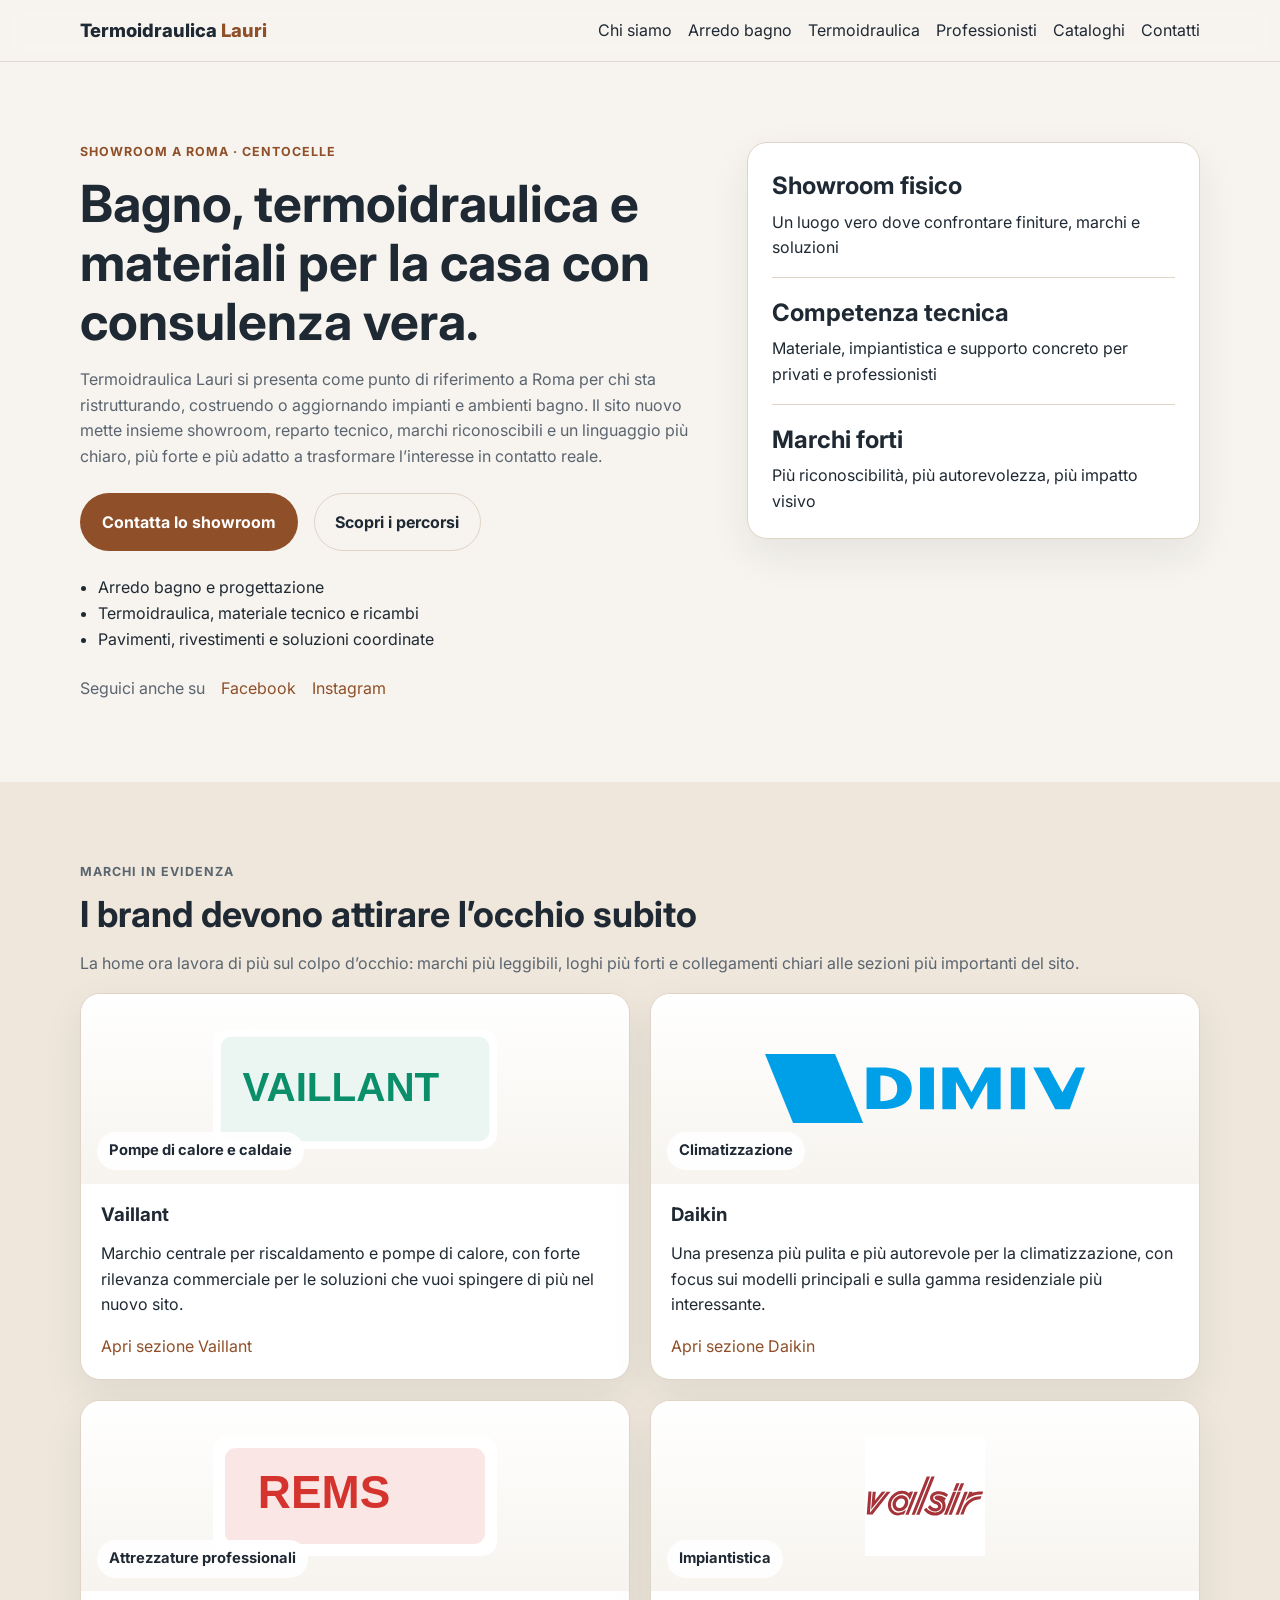
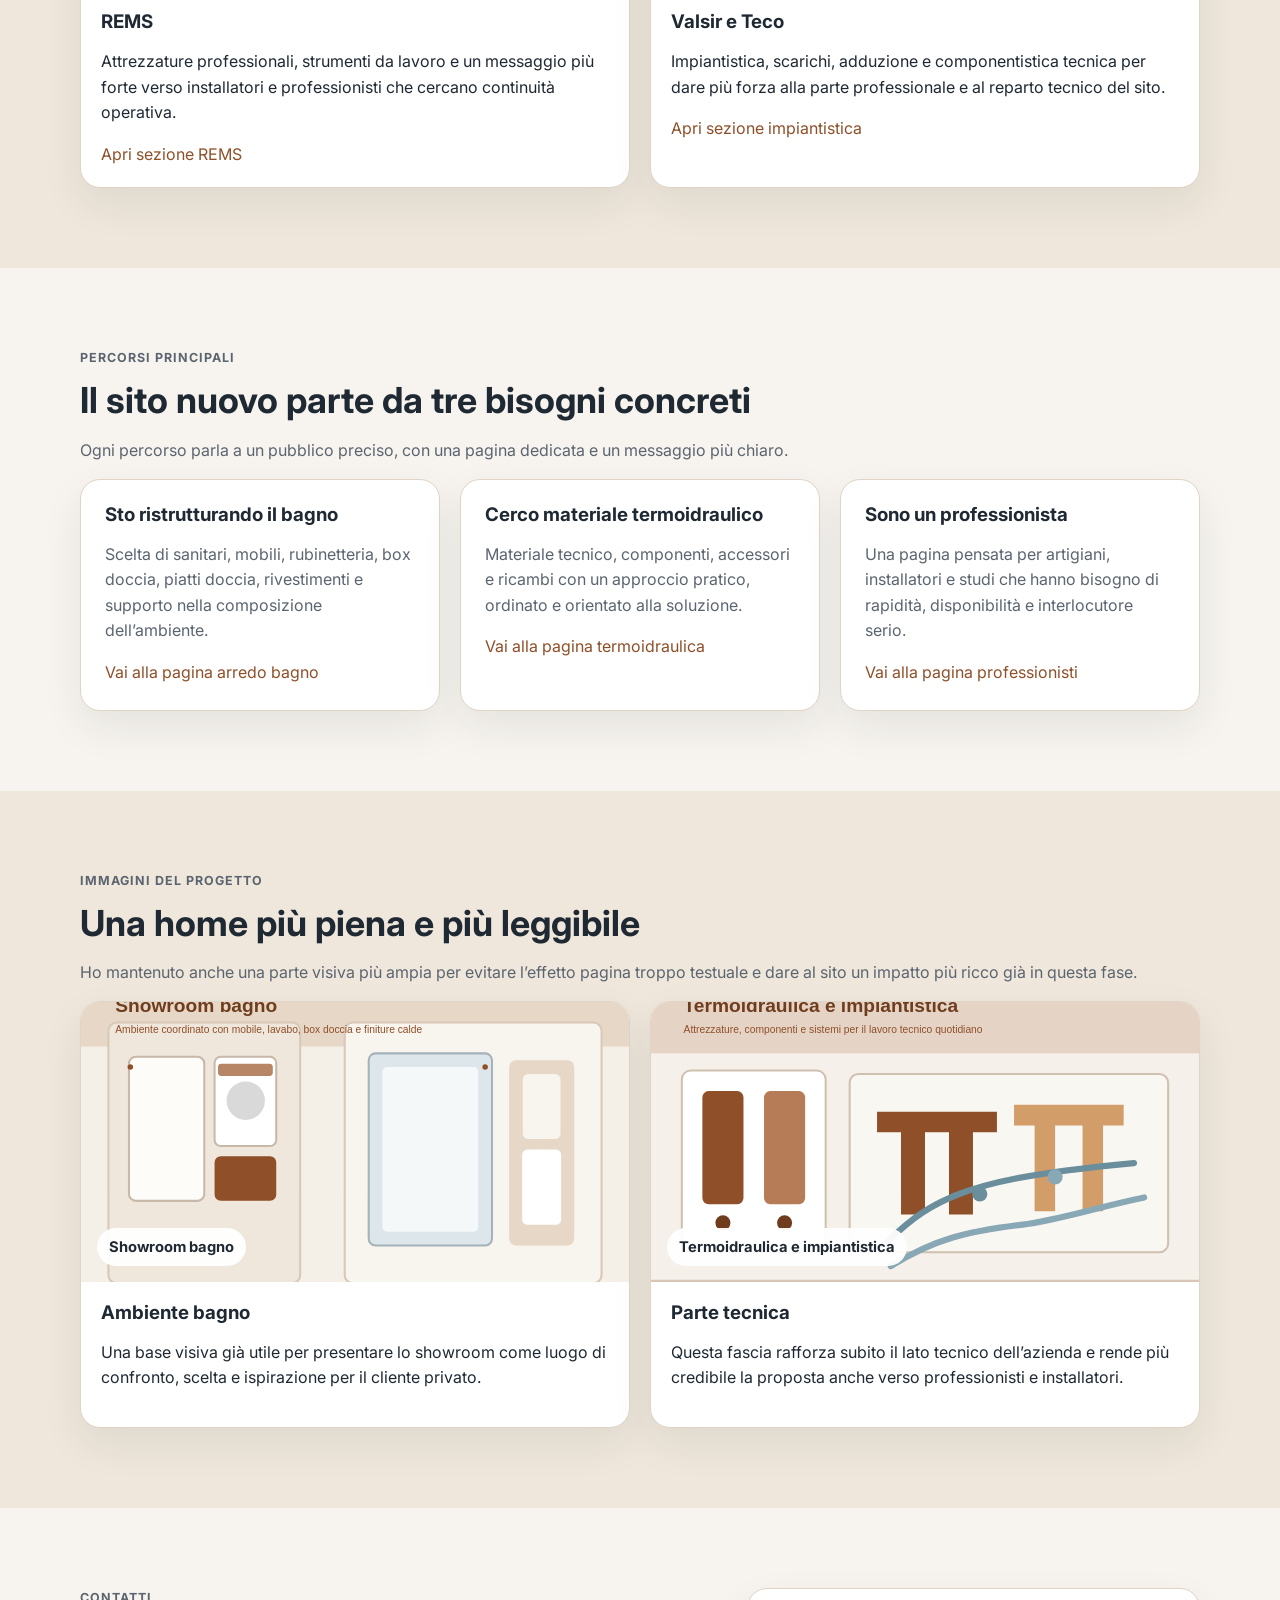
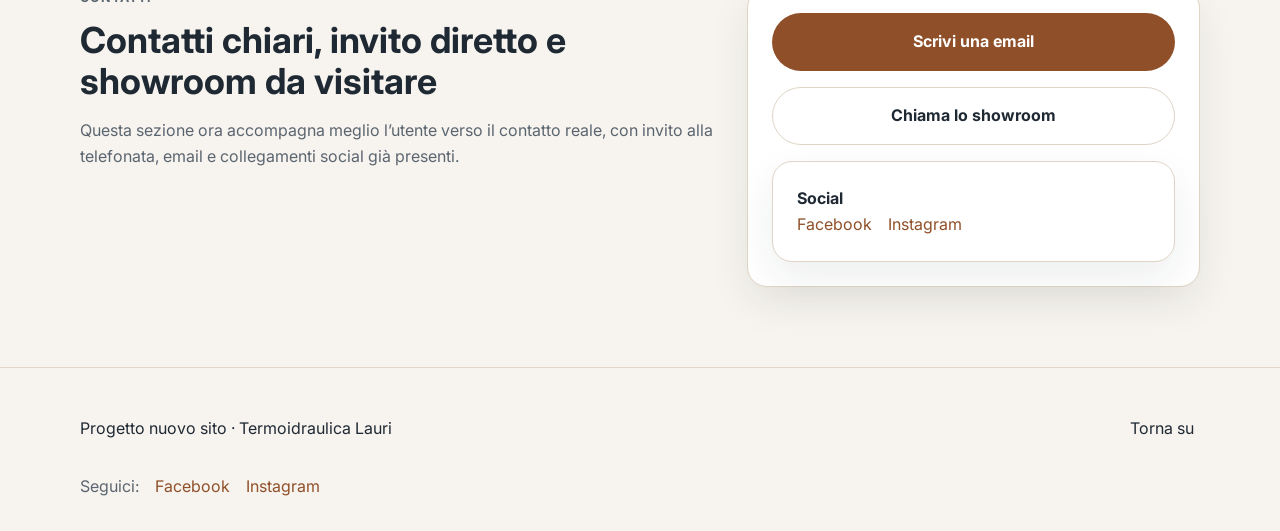
<file: index.html>
<!DOCTYPE html>
<html lang="it">
<head>
  <meta charset="UTF-8" />
  <meta name="viewport" content="width=device-width, initial-scale=1.0" />
  <title>Termoidraulica Lauri | Arredo bagno, termoidraulica e showroom a Roma</title>
  <meta name="description" content="Showroom a Roma per arredo bagno, termoidraulica, pavimenti e rivestimenti. Consulenza, progettazione e assistenza per privati e professionisti." />
  <link rel="preconnect" href="https://fonts.googleapis.com">
  <link rel="preconnect" href="https://fonts.gstatic.com" crossorigin>
  <link href="https://fonts.googleapis.com/css2?family=Inter:wght@400;500;600;700;800&display=swap" rel="stylesheet">
  <link rel="stylesheet" href="styles.css" />
</head>
<body>
  <header class="site-header">
    <div class="container header-inner">
      <a href="index.html" class="logo">Termoidraulica <span>Lauri</span></a>
      <nav class="main-nav">
        <a href="chi-siamo.html">Chi siamo</a>
        <a href="arredo-bagno.html">Arredo bagno</a>
        <a href="termoidraulica.html">Termoidraulica</a>
        <a href="professionisti.html">Professionisti</a>
        <a href="cataloghi-documenti.html">Cataloghi</a>
        <a href="contatti.html">Contatti</a>
      </nav>
      <a class="btn btn-outline" href="contatti.html">Richiedi preventivo</a>
    </div>
  </header>

  <main>
    <section class="hero">
      <div class="container hero-grid">
        <div>
          <p class="eyebrow">Showroom a Roma · Centocelle</p>
          <h1>Bagno, termoidraulica e materiali per la casa con consulenza vera.</h1>
          <p class="hero-text">
            Termoidraulica Lauri si presenta come punto di riferimento a Roma per chi sta ristrutturando, costruendo o aggiornando impianti e ambienti bagno. Il sito nuovo mette insieme showroom, reparto tecnico, marchi riconoscibili e un linguaggio più chiaro, più forte e più adatto a trasformare l’interesse in contatto reale.
          </p>
          <div class="hero-actions">
            <a class="btn btn-primary" href="contatti.html">Contatta lo showroom</a>
            <a class="btn btn-secondary" href="#percorsi">Scopri i percorsi</a>
          </div>
          <ul class="hero-points">
            <li>Arredo bagno e progettazione</li>
            <li>Termoidraulica, materiale tecnico e ricambi</li>
            <li>Pavimenti, rivestimenti e soluzioni coordinate</li>
          </ul>
          <div class="social-inline">
            <span>Seguici anche su</span>
            <a href="https://www.facebook.com/termoidraulicalauri/" target="_blank" rel="noopener noreferrer">Facebook</a>
            <a href="https://www.instagram.com/termoidraulica.lauri?igsh=eTVkcmFqdTVhcHlj" target="_blank" rel="noopener noreferrer">Instagram</a>
          </div>
        </div>
        <div class="hero-card">
          <div class="stat">
            <strong>Showroom fisico</strong>
            <span>Un luogo vero dove confrontare finiture, marchi e soluzioni</span>
          </div>
          <div class="stat">
            <strong>Competenza tecnica</strong>
            <span>Materiale, impiantistica e supporto concreto per privati e professionisti</span>
          </div>
          <div class="stat">
            <strong>Marchi forti</strong>
            <span>Più riconoscibilità, più autorevolezza, più impatto visivo</span>
          </div>
        </div>
      </div>
    </section>

    <section class="section section-alt">
      <div class="container">
        <div class="section-heading">
          <p class="eyebrow">Marchi in evidenza</p>
          <h2>I brand devono attirare l’occhio subito</h2>
          <p>La home ora lavora di più sul colpo d’occhio: marchi più leggibili, loghi più forti e collegamenti chiari alle sezioni più importanti del sito.</p>
        </div>
        <div class="visual-grid two-cols">
          <article class="visual-tile">
            <div class="visual-photo logo-panel">
              <img src="assets/logo-vaillant.svg" alt="Logo Vaillant" />
              <strong>Pompe di calore e caldaie</strong>
            </div>
            <div class="visual-content">
              <h3>Vaillant</h3>
              <p>Marchio centrale per riscaldamento e pompe di calore, con forte rilevanza commerciale per le soluzioni che vuoi spingere di più nel nuovo sito.</p>
              <a class="text-link" href="pompe-di-calore-vaillant.html">Apri sezione Vaillant</a>
            </div>
          </article>
          <article class="visual-tile">
            <div class="visual-photo logo-panel">
              <img src="assets/official-daikin-logo.svg" alt="Logo Daikin" />
              <strong>Climatizzazione</strong>
            </div>
            <div class="visual-content">
              <h3>Daikin</h3>
              <p>Una presenza più pulita e più autorevole per la climatizzazione, con focus sui modelli principali e sulla gamma residenziale più interessante.</p>
              <a class="text-link" href="climatizzatori-daikin.html">Apri sezione Daikin</a>
            </div>
          </article>
          <article class="visual-tile">
            <div class="visual-photo logo-panel">
              <img src="assets/logo-rems.svg" alt="Logo REMS" />
              <strong>Attrezzature professionali</strong>
            </div>
            <div class="visual-content">
              <h3>REMS</h3>
              <p>Attrezzature professionali, strumenti da lavoro e un messaggio più forte verso installatori e professionisti che cercano continuità operativa.</p>
              <a class="text-link" href="termoidraulica.html">Apri sezione REMS</a>
            </div>
          </article>
          <article class="visual-tile">
            <div class="visual-photo logo-panel">
              <img src="assets/official-valsir-logo.svg" alt="Logo Valsir" />
              <strong>Impiantistica</strong>
            </div>
            <div class="visual-content">
              <h3>Valsir e Teco</h3>
              <p>Impiantistica, scarichi, adduzione e componentistica tecnica per dare più forza alla parte professionale e al reparto tecnico del sito.</p>
              <a class="text-link" href="termoidraulica.html">Apri sezione impiantistica</a>
            </div>
          </article>
        </div>
      </div>
    </section>

    <section class="section" id="percorsi">
      <div class="container">
        <div class="section-heading">
          <p class="eyebrow">Percorsi principali</p>
          <h2>Il sito nuovo parte da tre bisogni concreti</h2>
          <p>Ogni percorso parla a un pubblico preciso, con una pagina dedicata e un messaggio più chiaro.</p>
        </div>
        <div class="cards three-cols">
          <article class="card">
            <h3>Sto ristrutturando il bagno</h3>
            <p>Scelta di sanitari, mobili, rubinetteria, box doccia, piatti doccia, rivestimenti e supporto nella composizione dell’ambiente.</p>
            <a class="text-link" href="arredo-bagno.html">Vai alla pagina arredo bagno</a>
          </article>
          <article class="card">
            <h3>Cerco materiale termoidraulico</h3>
            <p>Materiale tecnico, componenti, accessori e ricambi con un approccio pratico, ordinato e orientato alla soluzione.</p>
            <a class="text-link" href="termoidraulica.html">Vai alla pagina termoidraulica</a>
          </article>
          <article class="card">
            <h3>Sono un professionista</h3>
            <p>Una pagina pensata per artigiani, installatori e studi che hanno bisogno di rapidità, disponibilità e interlocutore serio.</p>
            <a class="text-link" href="professionisti.html">Vai alla pagina professionisti</a>
          </article>
        </div>
      </div>
    </section>

    <section class="section section-alt">
      <div class="container">
        <div class="section-heading">
          <p class="eyebrow">Immagini del progetto</p>
          <h2>Una home più piena e più leggibile</h2>
          <p>Ho mantenuto anche una parte visiva più ampia per evitare l’effetto pagina troppo testuale e dare al sito un impatto più ricco già in questa fase.</p>
        </div>
        <div class="visual-grid two-cols">
          <article class="visual-tile">
            <div class="visual-photo">
              <img src="assets/showroom-bagno.svg" alt="Visual showroom bagno Termoidraulica Lauri" />
              <strong>Showroom bagno</strong>
            </div>
            <div class="visual-content">
              <h3>Ambiente bagno</h3>
              <p>Una base visiva già utile per presentare lo showroom come luogo di confronto, scelta e ispirazione per il cliente privato.</p>
            </div>
          </article>
          <article class="visual-tile">
            <div class="visual-photo">
              <img src="assets/termoidraulica-impianti.svg" alt="Visual termoidraulica e impiantistica Termoidraulica Lauri" />
              <strong>Termoidraulica e impiantistica</strong>
            </div>
            <div class="visual-content">
              <h3>Parte tecnica</h3>
              <p>Questa fascia rafforza subito il lato tecnico dell’azienda e rende più credibile la proposta anche verso professionisti e installatori.</p>
            </div>
          </article>
        </div>
      </div>
    </section>

    <section class="section contact-section">
      <div class="container contact-grid">
        <div>
          <p class="eyebrow">Contatti</p>
          <h2>Contatti chiari, invito diretto e showroom da visitare</h2>
          <p>Questa sezione ora accompagna meglio l’utente verso il contatto reale, con invito alla telefonata, email e collegamenti social già presenti.</p>
        </div>
        <div class="contact-card">
          <a class="btn btn-primary btn-full" href="mailto:info@termoidraulicalauri.it">Scrivi una email</a>
          <a class="btn btn-secondary btn-full" href="tel:+39062410516">Chiama lo showroom</a>
          <div class="social-box">
            <strong>Social</strong>
            <div class="social-links">
              <a href="https://www.facebook.com/termoidraulicalauri/" target="_blank" rel="noopener noreferrer">Facebook</a>
              <a href="https://www.instagram.com/termoidraulica.lauri?igsh=eTVkcmFqdTVhcHlj" target="_blank" rel="noopener noreferrer">Instagram</a>
            </div>
          </div>
        </div>
      </div>
    </section>
  </main>

  <footer class="site-footer">
    <div class="container footer-stack">
      <div class="footer-inner">
        <p>Progetto nuovo sito · Termoidraulica Lauri</p>
        <button id="backToTop" class="link-button">Torna su</button>
      </div>
      <div class="footer-social">
        <span>Seguici:</span>
        <a href="https://www.facebook.com/termoidraulicalauri/" target="_blank" rel="noopener noreferrer">Facebook</a>
        <a href="https://www.instagram.com/termoidraulica.lauri?igsh=eTVkcmFqdTVhcHlj" target="_blank" rel="noopener noreferrer">Instagram</a>
      </div>
    </div>
  </footer>

  <script src="script.js"></script>
</body>
</html>
</file>
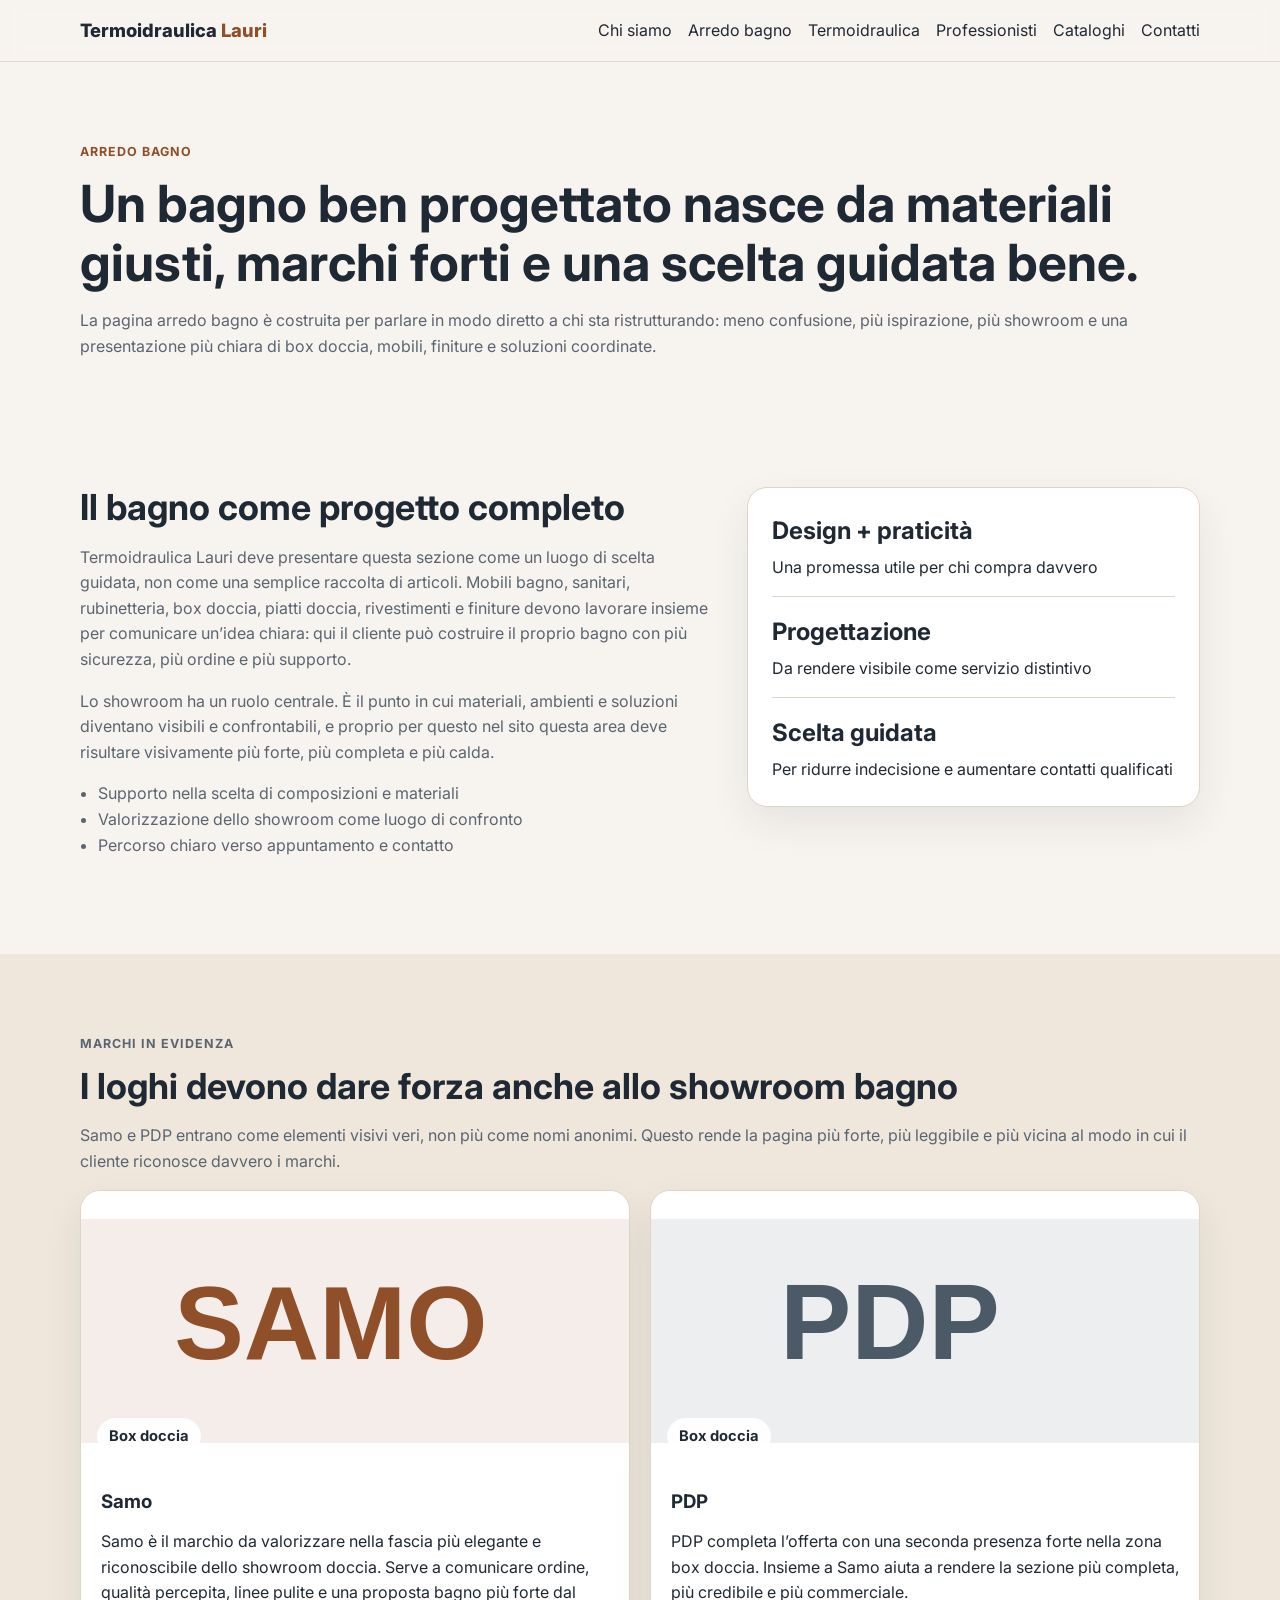
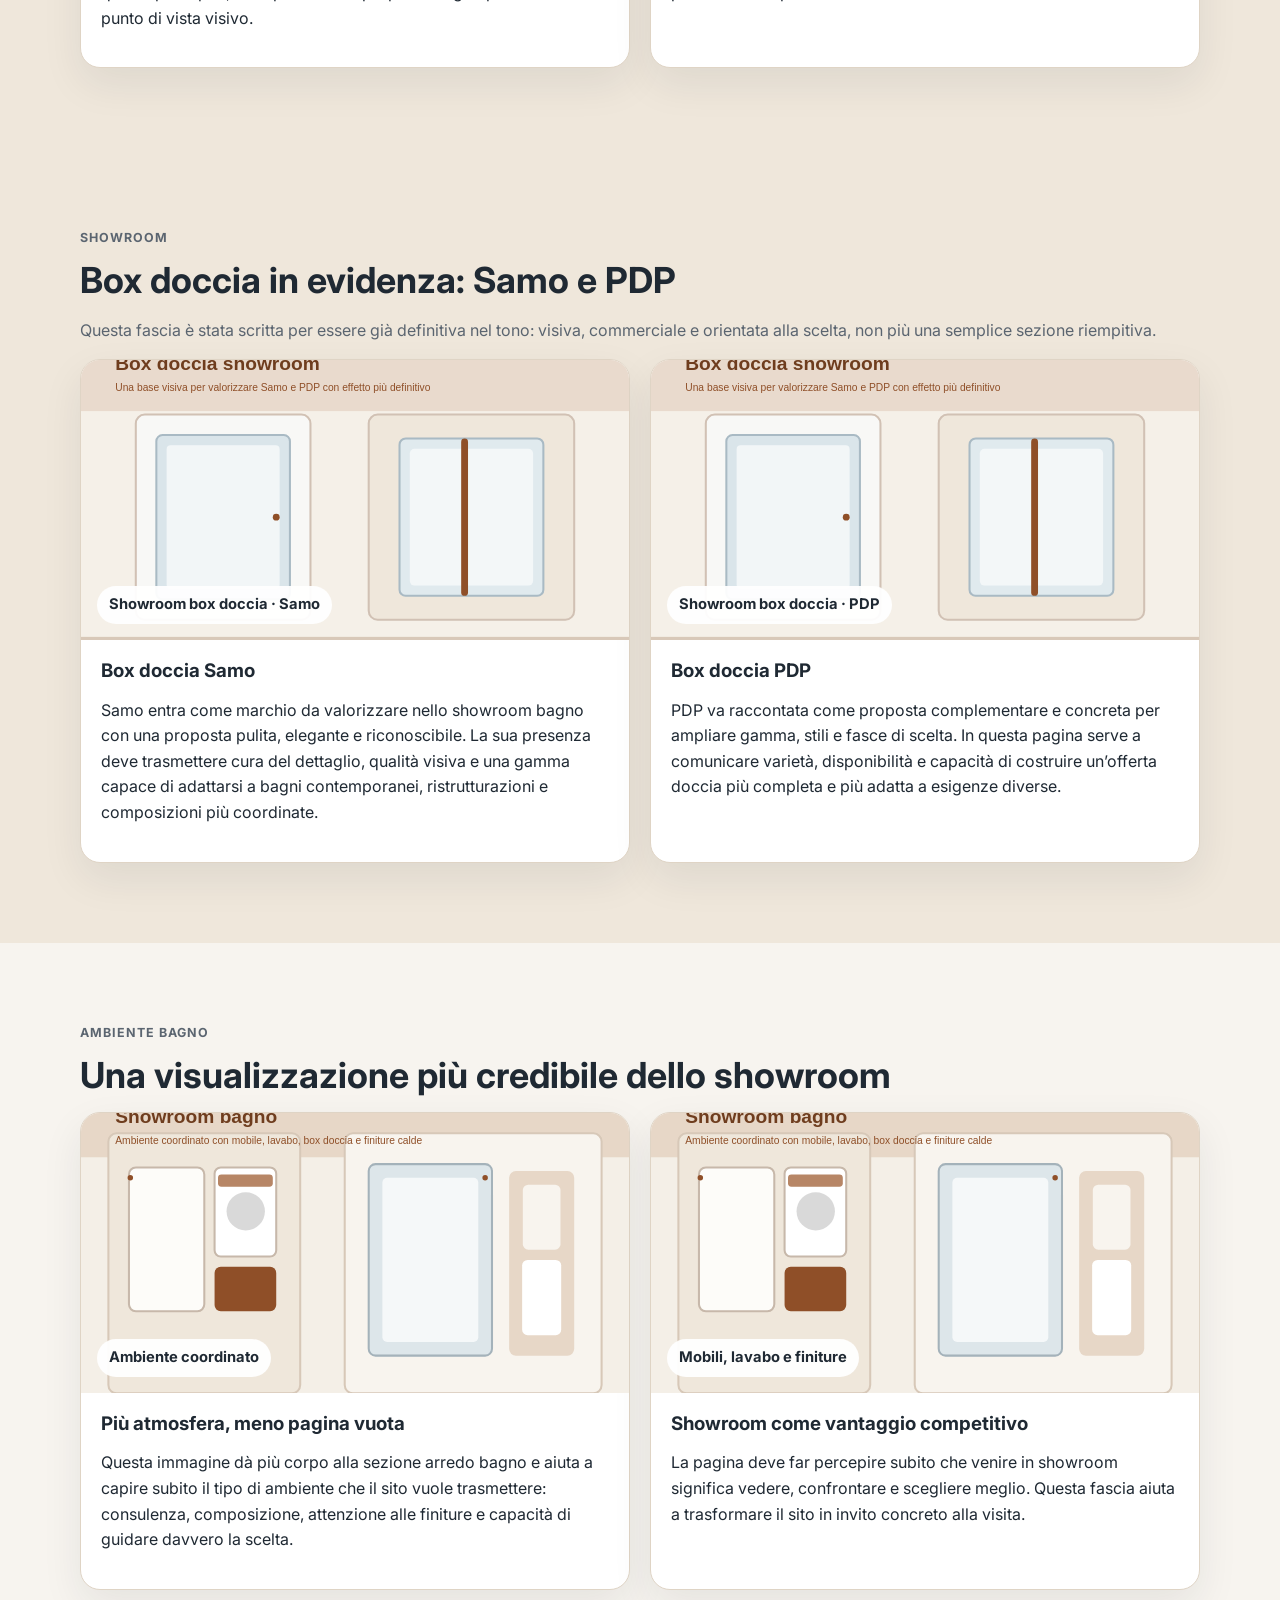
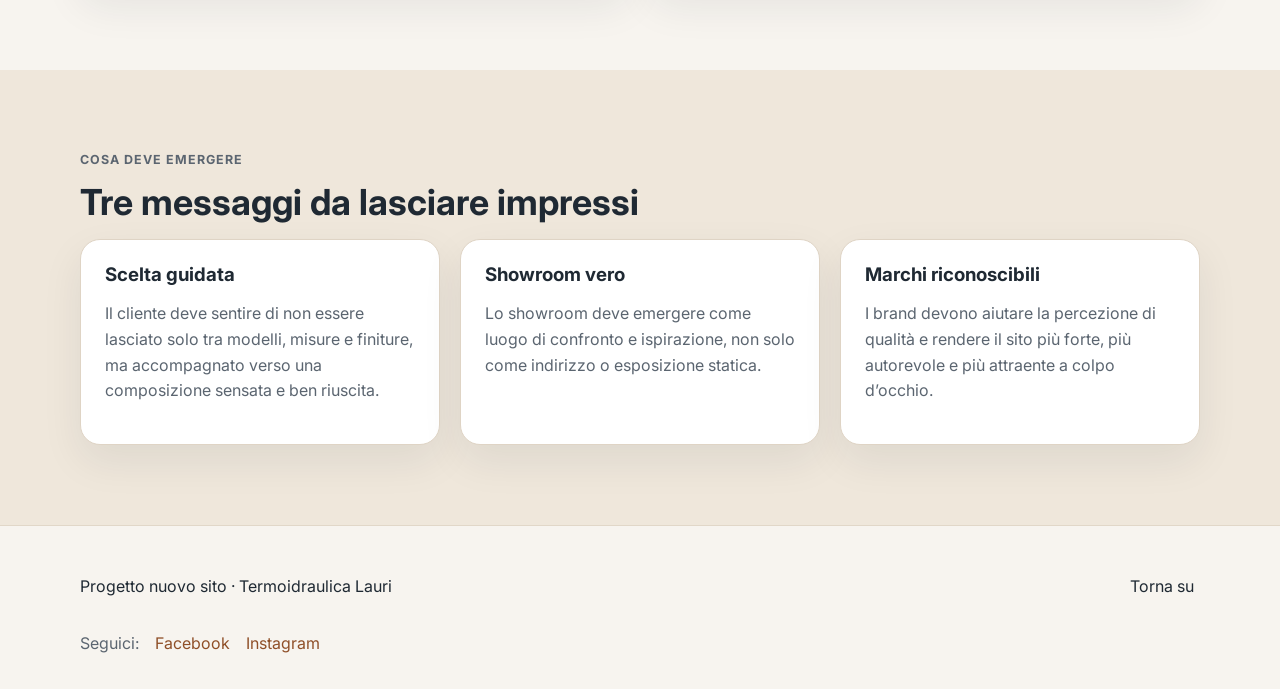
<file: arredo-bagno.html>
<!DOCTYPE html>
<html lang="it">
<head>
  <meta charset="UTF-8" />
  <meta name="viewport" content="width=device-width, initial-scale=1.0" />
  <title>Arredo bagno | Termoidraulica Lauri</title>
  <meta name="description" content="Arredo bagno, sanitari, rubinetteria, box doccia, mobili e rivestimenti: una pagina completa per chi ristruttura o rinnova il bagno a Roma." />
  <link rel="preconnect" href="https://fonts.googleapis.com">
  <link rel="preconnect" href="https://fonts.gstatic.com" crossorigin>
  <link href="https://fonts.googleapis.com/css2?family=Inter:wght@400;500;600;700;800&display=swap" rel="stylesheet">
  <link rel="stylesheet" href="styles.css" />
</head>
<body>
  <header class="site-header">
    <div class="container header-inner">
      <a href="index.html" class="logo">Termoidraulica <span>Lauri</span></a>
      <nav class="main-nav">
        <a href="chi-siamo.html">Chi siamo</a>
        <a href="arredo-bagno.html">Arredo bagno</a>
        <a href="termoidraulica.html">Termoidraulica</a>
        <a href="professionisti.html">Professionisti</a>
        <a href="cataloghi-documenti.html">Cataloghi</a>
        <a href="contatti.html">Contatti</a>
      </nav>
      <a class="btn btn-outline" href="contatti.html">Richiedi preventivo</a>
    </div>
  </header>

  <main>
    <section class="page-hero">
      <div class="container">
        <p class="eyebrow">Arredo bagno</p>
        <h1>Un bagno ben progettato nasce da materiali giusti, marchi forti e una scelta guidata bene.</h1>
        <p class="hero-text">La pagina arredo bagno è costruita per parlare in modo diretto a chi sta ristrutturando: meno confusione, più ispirazione, più showroom e una presentazione più chiara di box doccia, mobili, finiture e soluzioni coordinate.</p>
      </div>
    </section>

    <section class="section">
      <div class="container two-column-layout">
        <div>
          <h2>Il bagno come progetto completo</h2>
          <p>Termoidraulica Lauri deve presentare questa sezione come un luogo di scelta guidata, non come una semplice raccolta di articoli. Mobili bagno, sanitari, rubinetteria, box doccia, piatti doccia, rivestimenti e finiture devono lavorare insieme per comunicare un’idea chiara: qui il cliente può costruire il proprio bagno con più sicurezza, più ordine e più supporto.</p>
          <p>Lo showroom ha un ruolo centrale. È il punto in cui materiali, ambienti e soluzioni diventano visibili e confrontabili, e proprio per questo nel sito questa area deve risultare visivamente più forte, più completa e più calda.</p>
          <ul class="feature-list">
            <li>Supporto nella scelta di composizioni e materiali</li>
            <li>Valorizzazione dello showroom come luogo di confronto</li>
            <li>Percorso chiaro verso appuntamento e contatto</li>
          </ul>
        </div>
        <aside class="hero-card">
          <div class="stat">
            <strong>Design + praticità</strong>
            <span>Una promessa utile per chi compra davvero</span>
          </div>
          <div class="stat">
            <strong>Progettazione</strong>
            <span>Da rendere visibile come servizio distintivo</span>
          </div>
          <div class="stat">
            <strong>Scelta guidata</strong>
            <span>Per ridurre indecisione e aumentare contatti qualificati</span>
          </div>
        </aside>
      </div>
    </section>

    <section class="section section-alt">
      <div class="container">
        <div class="section-heading">
          <p class="eyebrow">Marchi in evidenza</p>
          <h2>I loghi devono dare forza anche allo showroom bagno</h2>
          <p>Samo e PDP entrano come elementi visivi veri, non più come nomi anonimi. Questo rende la pagina più forte, più leggibile e più vicina al modo in cui il cliente riconosce davvero i marchi.</p>
        </div>
        <div class="visual-grid two-cols">
          <article class="visual-tile">
            <div class="visual-photo">
              <img src="assets/logo-samo.svg" alt="Logo Samo" />
              <strong>Box doccia</strong>
            </div>
            <div class="visual-content">
              <h3>Samo</h3>
              <p>Samo è il marchio da valorizzare nella fascia più elegante e riconoscibile dello showroom doccia. Serve a comunicare ordine, qualità percepita, linee pulite e una proposta bagno più forte dal punto di vista visivo.</p>
            </div>
          </article>
          <article class="visual-tile">
            <div class="visual-photo">
              <img src="assets/logo-pdp.svg" alt="Logo PDP" />
              <strong>Box doccia</strong>
            </div>
            <div class="visual-content">
              <h3>PDP</h3>
              <p>PDP completa l’offerta con una seconda presenza forte nella zona box doccia. Insieme a Samo aiuta a rendere la sezione più completa, più credibile e più commerciale.</p>
            </div>
          </article>
        </div>
      </div>
    </section>

    <section class="section section-alt">
      <div class="container">
        <div class="section-heading">
          <p class="eyebrow">Showroom</p>
          <h2>Box doccia in evidenza: Samo e PDP</h2>
          <p>Questa fascia è stata scritta per essere già definitiva nel tono: visiva, commerciale e orientata alla scelta, non più una semplice sezione riempitiva.</p>
        </div>
        <div class="visual-grid two-cols">
          <article class="visual-tile">
            <div class="visual-photo">
              <img src="assets/box-doccia-showroom.svg" alt="Visual showroom box doccia Samo" />
              <strong>Showroom box doccia · Samo</strong>
            </div>
            <div class="visual-content">
              <h3>Box doccia Samo</h3>
              <p>Samo entra come marchio da valorizzare nello showroom bagno con una proposta pulita, elegante e riconoscibile. La sua presenza deve trasmettere cura del dettaglio, qualità visiva e una gamma capace di adattarsi a bagni contemporanei, ristrutturazioni e composizioni più coordinate.</p>
            </div>
          </article>
          <article class="visual-tile">
            <div class="visual-photo">
              <img src="assets/box-doccia-showroom.svg" alt="Visual showroom box doccia PDP" />
              <strong>Showroom box doccia · PDP</strong>
            </div>
            <div class="visual-content">
              <h3>Box doccia PDP</h3>
              <p>PDP va raccontata come proposta complementare e concreta per ampliare gamma, stili e fasce di scelta. In questa pagina serve a comunicare varietà, disponibilità e capacità di costruire un’offerta doccia più completa e più adatta a esigenze diverse.</p>
            </div>
          </article>
        </div>
      </div>
    </section>

    <section class="section">
      <div class="container">
        <div class="section-heading">
          <p class="eyebrow">Ambiente bagno</p>
          <h2>Una visualizzazione più credibile dello showroom</h2>
        </div>
        <div class="visual-grid two-cols">
          <article class="visual-tile">
            <div class="visual-photo">
              <img src="assets/showroom-bagno.svg" alt="Visual ambiente bagno coordinato" />
              <strong>Ambiente coordinato</strong>
            </div>
            <div class="visual-content">
              <h3>Più atmosfera, meno pagina vuota</h3>
              <p>Questa immagine dà più corpo alla sezione arredo bagno e aiuta a capire subito il tipo di ambiente che il sito vuole trasmettere: consulenza, composizione, attenzione alle finiture e capacità di guidare davvero la scelta.</p>
            </div>
          </article>
          <article class="visual-tile">
            <div class="visual-photo">
              <img src="assets/showroom-bagno.svg" alt="Visual zona mobili e lavabo showroom" />
              <strong>Mobili, lavabo e finiture</strong>
            </div>
            <div class="visual-content">
              <h3>Showroom come vantaggio competitivo</h3>
              <p>La pagina deve far percepire subito che venire in showroom significa vedere, confrontare e scegliere meglio. Questa fascia aiuta a trasformare il sito in invito concreto alla visita.</p>
            </div>
          </article>
        </div>
      </div>
    </section>

    <section class="section section-alt">
      <div class="container">
        <div class="section-heading">
          <p class="eyebrow">Cosa deve emergere</p>
          <h2>Tre messaggi da lasciare impressi</h2>
        </div>
        <div class="cards three-cols">
          <article class="card">
            <h3>Scelta guidata</h3>
            <p>Il cliente deve sentire di non essere lasciato solo tra modelli, misure e finiture, ma accompagnato verso una composizione sensata e ben riuscita.</p>
          </article>
          <article class="card">
            <h3>Showroom vero</h3>
            <p>Lo showroom deve emergere come luogo di confronto e ispirazione, non solo come indirizzo o esposizione statica.</p>
          </article>
          <article class="card">
            <h3>Marchi riconoscibili</h3>
            <p>I brand devono aiutare la percezione di qualità e rendere il sito più forte, più autorevole e più attraente a colpo d’occhio.</p>
          </article>
        </div>
      </div>
    </section>
  </main>

  <footer class="site-footer">
    <div class="container footer-stack">
      <div class="footer-inner">
        <p>Progetto nuovo sito · Termoidraulica Lauri</p>
        <button id="backToTop" class="link-button">Torna su</button>
      </div>
      <div class="footer-social">
        <span>Seguici:</span>
        <a href="https://www.facebook.com/termoidraulicalauri/" target="_blank" rel="noopener noreferrer">Facebook</a>
        <a href="https://www.instagram.com/termoidraulica.lauri?igsh=eTVkcmFqdTVhcHlj" target="_blank" rel="noopener noreferrer">Instagram</a>
      </div>
    </div>
  </footer>

  <script src="script.js"></script>
</body>
</html>
</file>
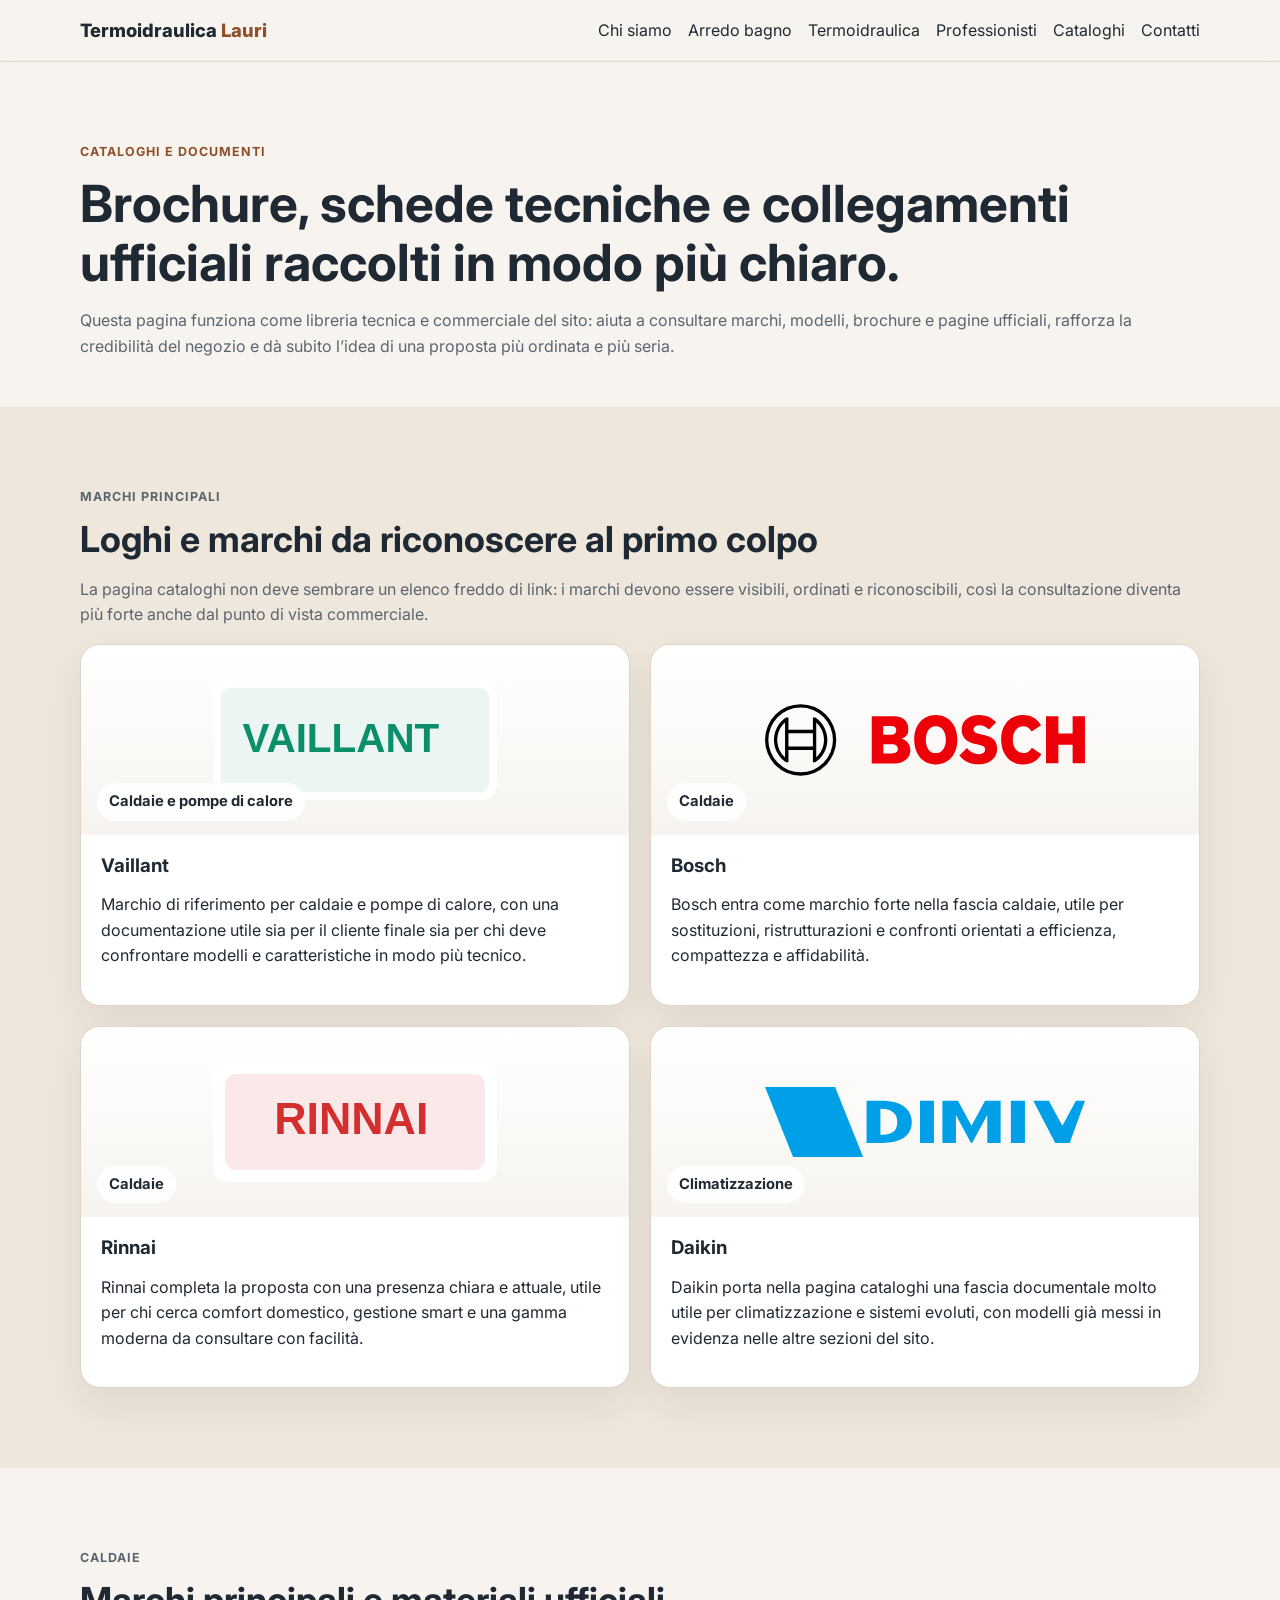
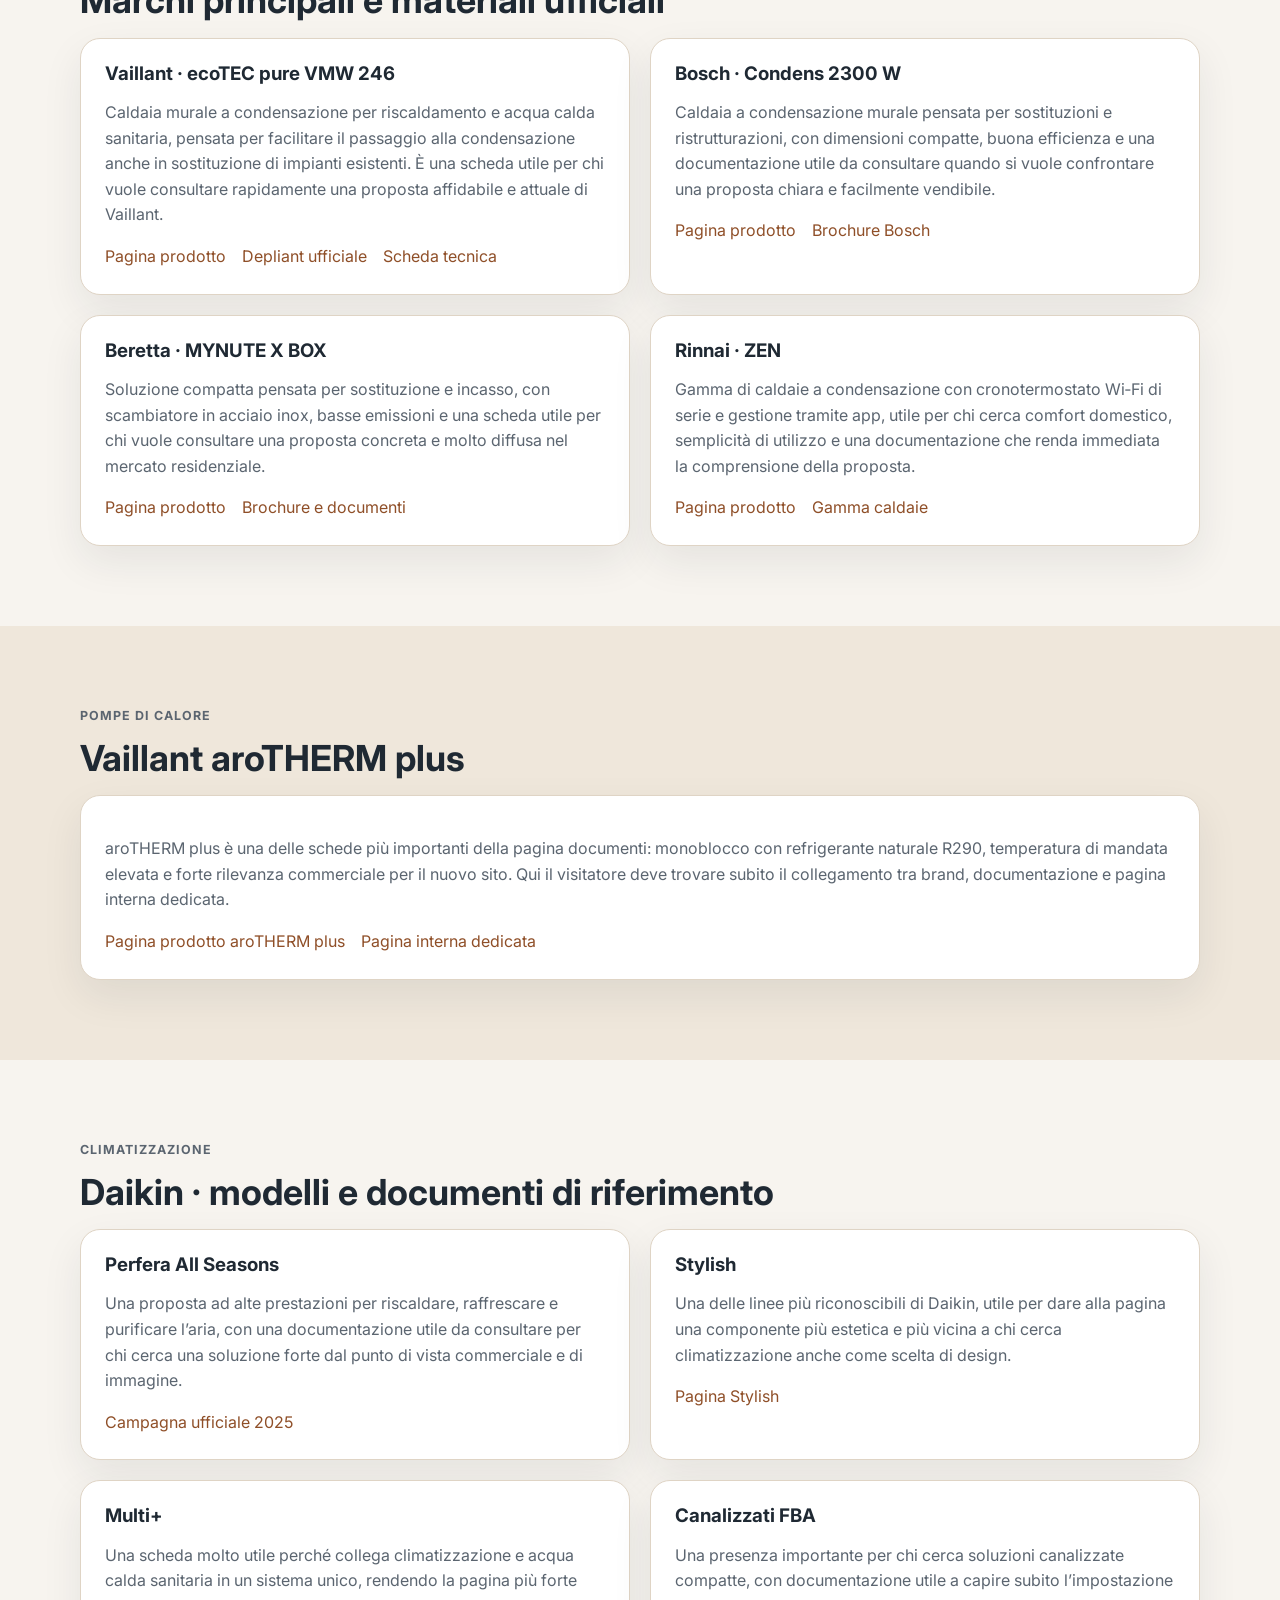
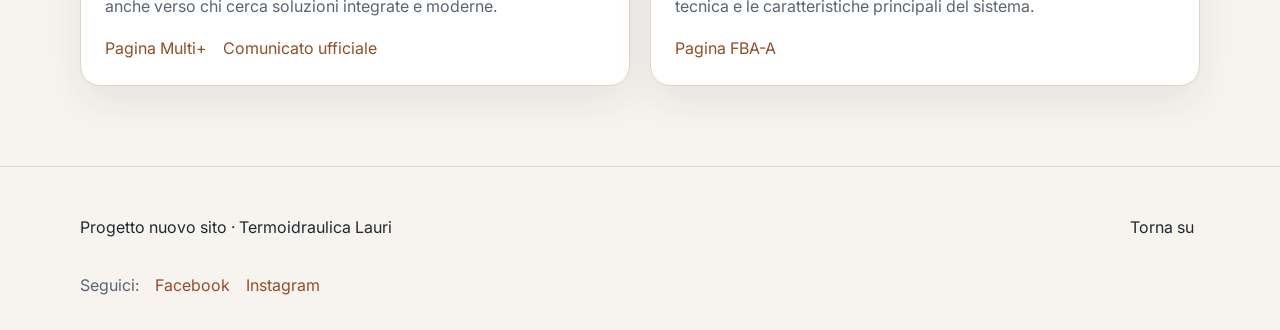
<file: cataloghi-documenti.html>
<!DOCTYPE html>
<html lang="it">
<head>
  <meta charset="UTF-8" />
  <meta name="viewport" content="width=device-width, initial-scale=1.0" />
  <title>Cataloghi e documenti | Termoidraulica Lauri</title>
  <meta name="description" content="Cataloghi, brochure, schede tecniche e pagine ufficiali dei marchi trattati: una raccolta ordinata per consultare la documentazione e orientare la scelta." />
  <link rel="preconnect" href="https://fonts.googleapis.com">
  <link rel="preconnect" href="https://fonts.gstatic.com" crossorigin>
  <link href="https://fonts.googleapis.com/css2?family=Inter:wght@400;500;600;700;800&display=swap" rel="stylesheet">
  <link rel="stylesheet" href="styles.css" />
</head>
<body>
  <header class="site-header">
    <div class="container header-inner">
      <a href="index.html" class="logo">Termoidraulica <span>Lauri</span></a>
      <nav class="main-nav">
        <a href="chi-siamo.html">Chi siamo</a>
        <a href="arredo-bagno.html">Arredo bagno</a>
        <a href="termoidraulica.html">Termoidraulica</a>
        <a href="professionisti.html">Professionisti</a>
        <a href="cataloghi-documenti.html">Cataloghi</a>
        <a href="contatti.html">Contatti</a>
      </nav>
      <a class="btn btn-outline" href="contatti.html">Richiedi preventivo</a>
    </div>
  </header>

  <main>
    <section class="page-hero">
      <div class="container">
        <p class="eyebrow">Cataloghi e documenti</p>
        <h1>Brochure, schede tecniche e collegamenti ufficiali raccolti in modo più chiaro.</h1>
        <p class="hero-text">Questa pagina funziona come libreria tecnica e commerciale del sito: aiuta a consultare marchi, modelli, brochure e pagine ufficiali, rafforza la credibilità del negozio e dà subito l’idea di una proposta più ordinata e più seria.</p>
      </div>
    </section>

    <section class="section section-alt">
      <div class="container">
        <div class="section-heading">
          <p class="eyebrow">Marchi principali</p>
          <h2>Loghi e marchi da riconoscere al primo colpo</h2>
          <p>La pagina cataloghi non deve sembrare un elenco freddo di link: i marchi devono essere visibili, ordinati e riconoscibili, così la consultazione diventa più forte anche dal punto di vista commerciale.</p>
        </div>
        <div class="visual-grid two-cols">
          <article class="visual-tile">
            <div class="visual-photo logo-panel">
              <img src="assets/logo-vaillant.svg" alt="Logo Vaillant" />
              <strong>Caldaie e pompe di calore</strong>
            </div>
            <div class="visual-content">
              <h3>Vaillant</h3>
              <p>Marchio di riferimento per caldaie e pompe di calore, con una documentazione utile sia per il cliente finale sia per chi deve confrontare modelli e caratteristiche in modo più tecnico.</p>
            </div>
          </article>
          <article class="visual-tile">
            <div class="visual-photo logo-panel">
              <img src="assets/official-bosch-logo.svg" alt="Logo Bosch" />
              <strong>Caldaie</strong>
            </div>
            <div class="visual-content">
              <h3>Bosch</h3>
              <p>Bosch entra come marchio forte nella fascia caldaie, utile per sostituzioni, ristrutturazioni e confronti orientati a efficienza, compattezza e affidabilità.</p>
            </div>
          </article>
          <article class="visual-tile">
            <div class="visual-photo logo-panel">
              <img src="assets/logo-rinnai.svg" alt="Logo Rinnai" />
              <strong>Caldaie</strong>
            </div>
            <div class="visual-content">
              <h3>Rinnai</h3>
              <p>Rinnai completa la proposta con una presenza chiara e attuale, utile per chi cerca comfort domestico, gestione smart e una gamma moderna da consultare con facilità.</p>
            </div>
          </article>
          <article class="visual-tile">
            <div class="visual-photo logo-panel">
              <img src="assets/official-daikin-logo.svg" alt="Logo Daikin" />
              <strong>Climatizzazione</strong>
            </div>
            <div class="visual-content">
              <h3>Daikin</h3>
              <p>Daikin porta nella pagina cataloghi una fascia documentale molto utile per climatizzazione e sistemi evoluti, con modelli già messi in evidenza nelle altre sezioni del sito.</p>
            </div>
          </article>
        </div>
      </div>
    </section>

    <section class="section">
      <div class="container">
        <div class="section-heading">
          <p class="eyebrow">Caldaie</p>
          <h2>Marchi principali e materiali ufficiali</h2>
        </div>
        <div class="cards two-cols">
          <article class="card">
            <h3>Vaillant · ecoTEC pure VMW 246</h3>
            <p>Caldaia murale a condensazione per riscaldamento e acqua calda sanitaria, pensata per facilitare il passaggio alla condensazione anche in sostituzione di impianti esistenti. È una scheda utile per chi vuole consultare rapidamente una proposta affidabile e attuale di Vaillant.</p>
            <div class="social-links">
              <a href="https://www.vaillant.it/home/prodotti/caldaia-murale-a-condensazione-da-interno-ecotec-pure-vmw-70144.html" target="_blank" rel="noopener noreferrer">Pagina prodotto</a>
              <a href="https://www.vaillant.it/downloads/vgoa-vaillant-it-doc/depliant/murali-condensing-2/aggiornamento-2025/vaillant-a3-ecotec-pure-2025-web-3075985.pdf" target="_blank" rel="noopener noreferrer">Depliant ufficiale</a>
              <a href="https://www.vaillant.it/downloads/vgoa-vaillant-it-doc/schede-tecniche/murali-condensing-6/scheda-tecnica-ecotec-pure-0020231715-02-2704904-2935860.pdf" target="_blank" rel="noopener noreferrer">Scheda tecnica</a>
            </div>
          </article>
          <article class="card">
            <h3>Bosch · Condens 2300 W</h3>
            <p>Caldaia a condensazione murale pensata per sostituzioni e ristrutturazioni, con dimensioni compatte, buona efficienza e una documentazione utile da consultare quando si vuole confrontare una proposta chiara e facilmente vendibile.</p>
            <div class="social-links">
              <a href="https://www.bosch-homecomfort.com/it/it/ocs/residenziale/caldaia-a-condensazione-condens-2300-w-789918-p/" target="_blank" rel="noopener noreferrer">Pagina prodotto</a>
              <a href="https://www.bosch-homecomfort.com/it/it/residenziale/assistenza-e-servizi/documentazione/depliant-brochure/" target="_blank" rel="noopener noreferrer">Brochure Bosch</a>
            </div>
          </article>
          <article class="card">
            <h3>Beretta · MYNUTE X BOX</h3>
            <p>Soluzione compatta pensata per sostituzione e incasso, con scambiatore in acciaio inox, basse emissioni e una scheda utile per chi vuole consultare una proposta concreta e molto diffusa nel mercato residenziale.</p>
            <div class="social-links">
              <a href="https://www.berettaclima.it/informazioni/focus-prodotti/mynute-x-box" target="_blank" rel="noopener noreferrer">Pagina prodotto</a>
              <a href="https://www.berettaclima.it/catalogo/caldaie-residenziali?range=31BECPBEBF" target="_blank" rel="noopener noreferrer">Brochure e documenti</a>
            </div>
          </article>
          <article class="card">
            <h3>Rinnai · ZEN</h3>
            <p>Gamma di caldaie a condensazione con cronotermostato Wi‑Fi di serie e gestione tramite app, utile per chi cerca comfort domestico, semplicità di utilizzo e una documentazione che renda immediata la comprensione della proposta.</p>
            <div class="social-links">
              <a href="https://rinnai.it/products/caldaia-zen" target="_blank" rel="noopener noreferrer">Pagina prodotto</a>
              <a href="https://rinnai.it/collections/caldaie" target="_blank" rel="noopener noreferrer">Gamma caldaie</a>
            </div>
          </article>
        </div>
      </div>
    </section>

    <section class="section section-alt">
      <div class="container">
        <div class="section-heading">
          <p class="eyebrow">Pompe di calore</p>
          <h2>Vaillant aroTHERM plus</h2>
        </div>
        <div class="card">
          <p>aroTHERM plus è una delle schede più importanti della pagina documenti: monoblocco con refrigerante naturale R290, temperatura di mandata elevata e forte rilevanza commerciale per il nuovo sito. Qui il visitatore deve trovare subito il collegamento tra brand, documentazione e pagina interna dedicata.</p>
          <div class="social-links">
            <a href="https://www.vaillant.it/home/prodotti/pompa-di-calore-arotherm-plus-137472.html" target="_blank" rel="noopener noreferrer">Pagina prodotto aroTHERM plus</a>
            <a href="pompe-di-calore-vaillant.html">Pagina interna dedicata</a>
          </div>
        </div>
      </div>
    </section>

    <section class="section">
      <div class="container">
        <div class="section-heading">
          <p class="eyebrow">Climatizzazione</p>
          <h2>Daikin · modelli e documenti di riferimento</h2>
        </div>
        <div class="cards two-cols">
          <article class="card">
            <h3>Perfera All Seasons</h3>
            <p>Una proposta ad alte prestazioni per riscaldare, raffrescare e purificare l’aria, con una documentazione utile da consultare per chi cerca una soluzione forte dal punto di vista commerciale e di immagine.</p>
            <div class="social-links">
              <a href="https://www.daikin.it/it_it/privati/campagne/Altroconsumo-2025.html" target="_blank" rel="noopener noreferrer">Campagna ufficiale 2025</a>
            </div>
          </article>
          <article class="card">
            <h3>Stylish</h3>
            <p>Una delle linee più riconoscibili di Daikin, utile per dare alla pagina una componente più estetica e più vicina a chi cerca climatizzazione anche come scelta di design.</p>
            <div class="social-links">
              <a href="https://www.daikin.it/it_it/privati/products-and-advice/product-categories/air-conditioners/aspetto-elegante.html" target="_blank" rel="noopener noreferrer">Pagina Stylish</a>
            </div>
          </article>
          <article class="card">
            <h3>Multi+</h3>
            <p>Una scheda molto utile perché collega climatizzazione e acqua calda sanitaria in un sistema unico, rendendo la pagina più forte anche verso chi cerca soluzioni integrate e moderne.</p>
            <div class="social-links">
              <a href="https://www.daikin.it/it_it/multiplus.html" target="_blank" rel="noopener noreferrer">Pagina Multi+</a>
              <a href="https://www.daikin.it/it_it/news/daikin-presenta-multi-plus.html" target="_blank" rel="noopener noreferrer">Comunicato ufficiale</a>
            </div>
          </article>
          <article class="card">
            <h3>Canalizzati FBA</h3>
            <p>Una presenza importante per chi cerca soluzioni canalizzate compatte, con documentazione utile a capire subito l’impostazione tecnica e le caratteristiche principali del sistema.</p>
            <div class="social-links">
              <a href="https://www.daikin.it/it_IT/cerca-prodotto/product.html/FBA-A.html" target="_blank" rel="noopener noreferrer">Pagina FBA-A</a>
            </div>
          </article>
        </div>
      </div>
    </section>
  </main>

  <footer class="site-footer">
    <div class="container footer-stack">
      <div class="footer-inner">
        <p>Progetto nuovo sito · Termoidraulica Lauri</p>
        <button id="backToTop" class="link-button">Torna su</button>
      </div>
      <div class="footer-social">
        <span>Seguici:</span>
        <a href="https://www.facebook.com/termoidraulicalauri/" target="_blank" rel="noopener noreferrer">Facebook</a>
        <a href="https://www.instagram.com/termoidraulica.lauri?igsh=eTVkcmFqdTVhcHlj" target="_blank" rel="noopener noreferrer">Instagram</a>
      </div>
    </div>
  </footer>

  <script src="script.js"></script>
</body>
</html>
</file>
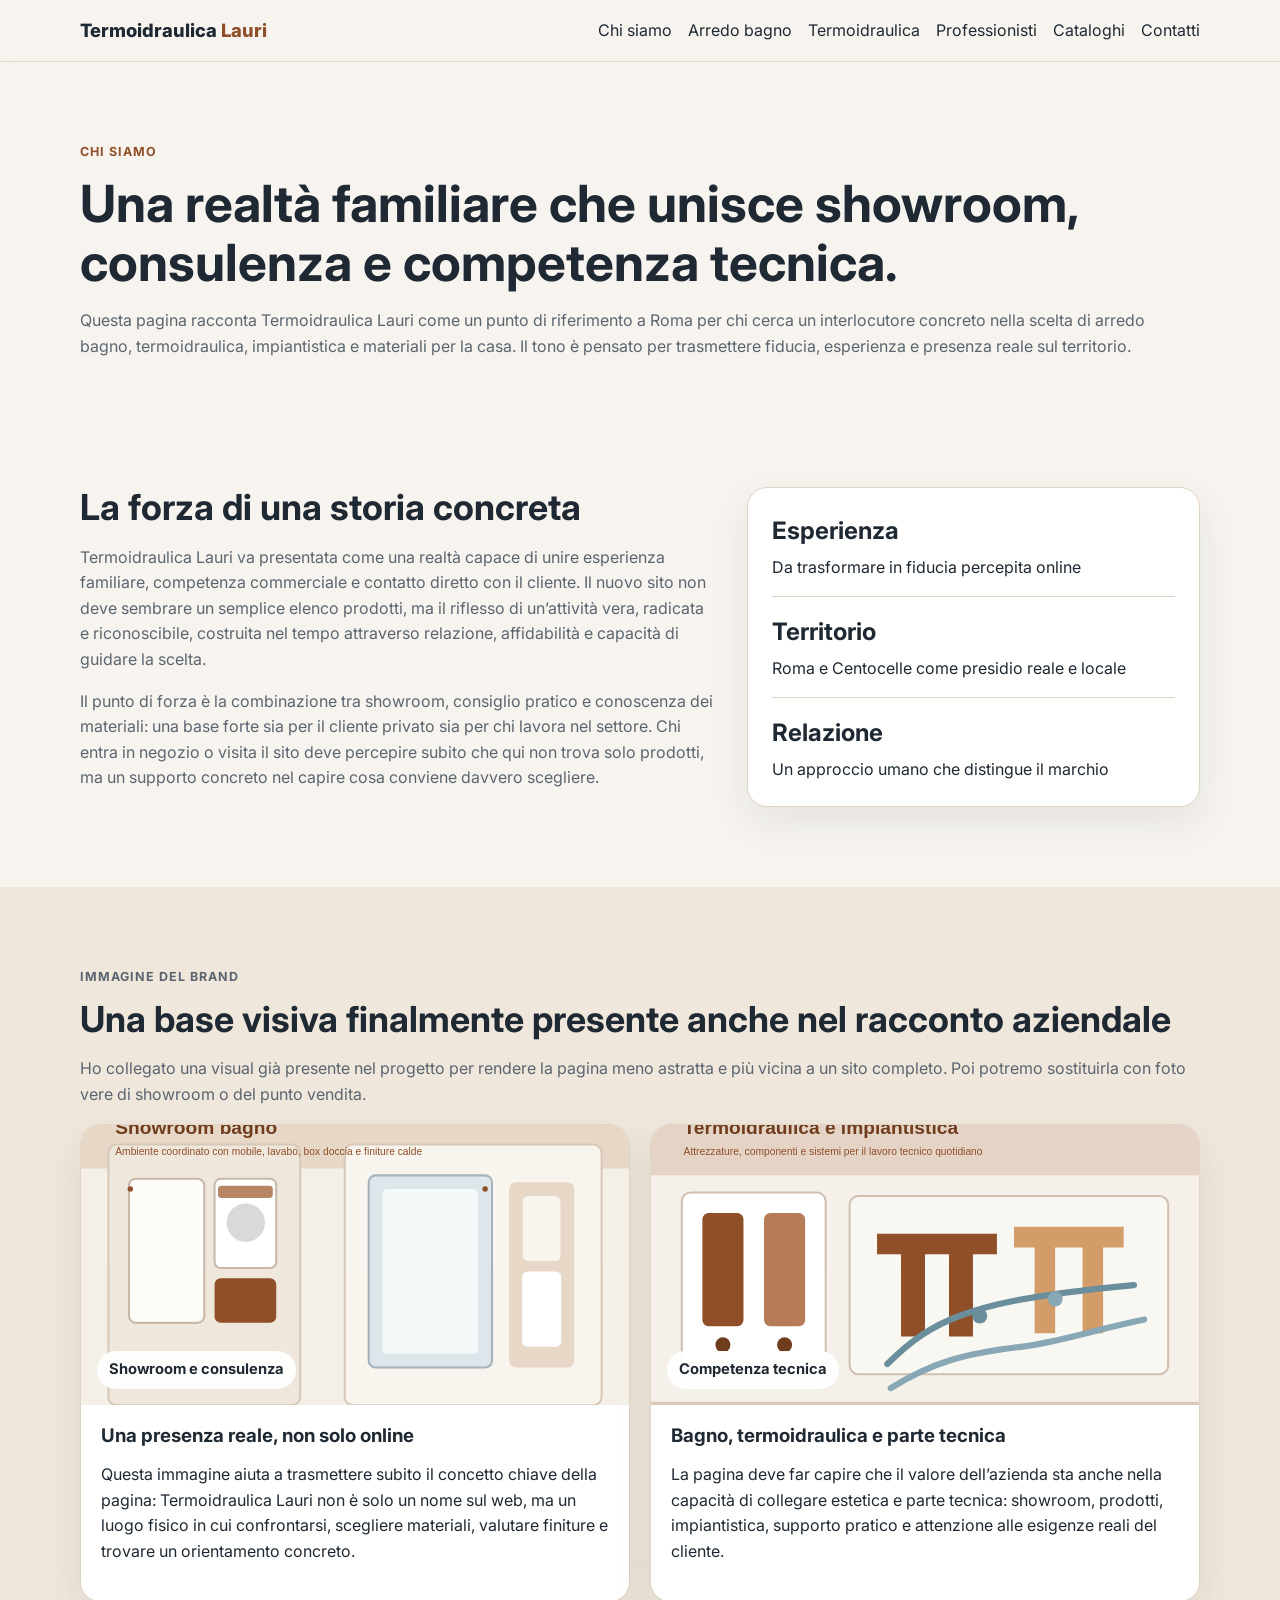
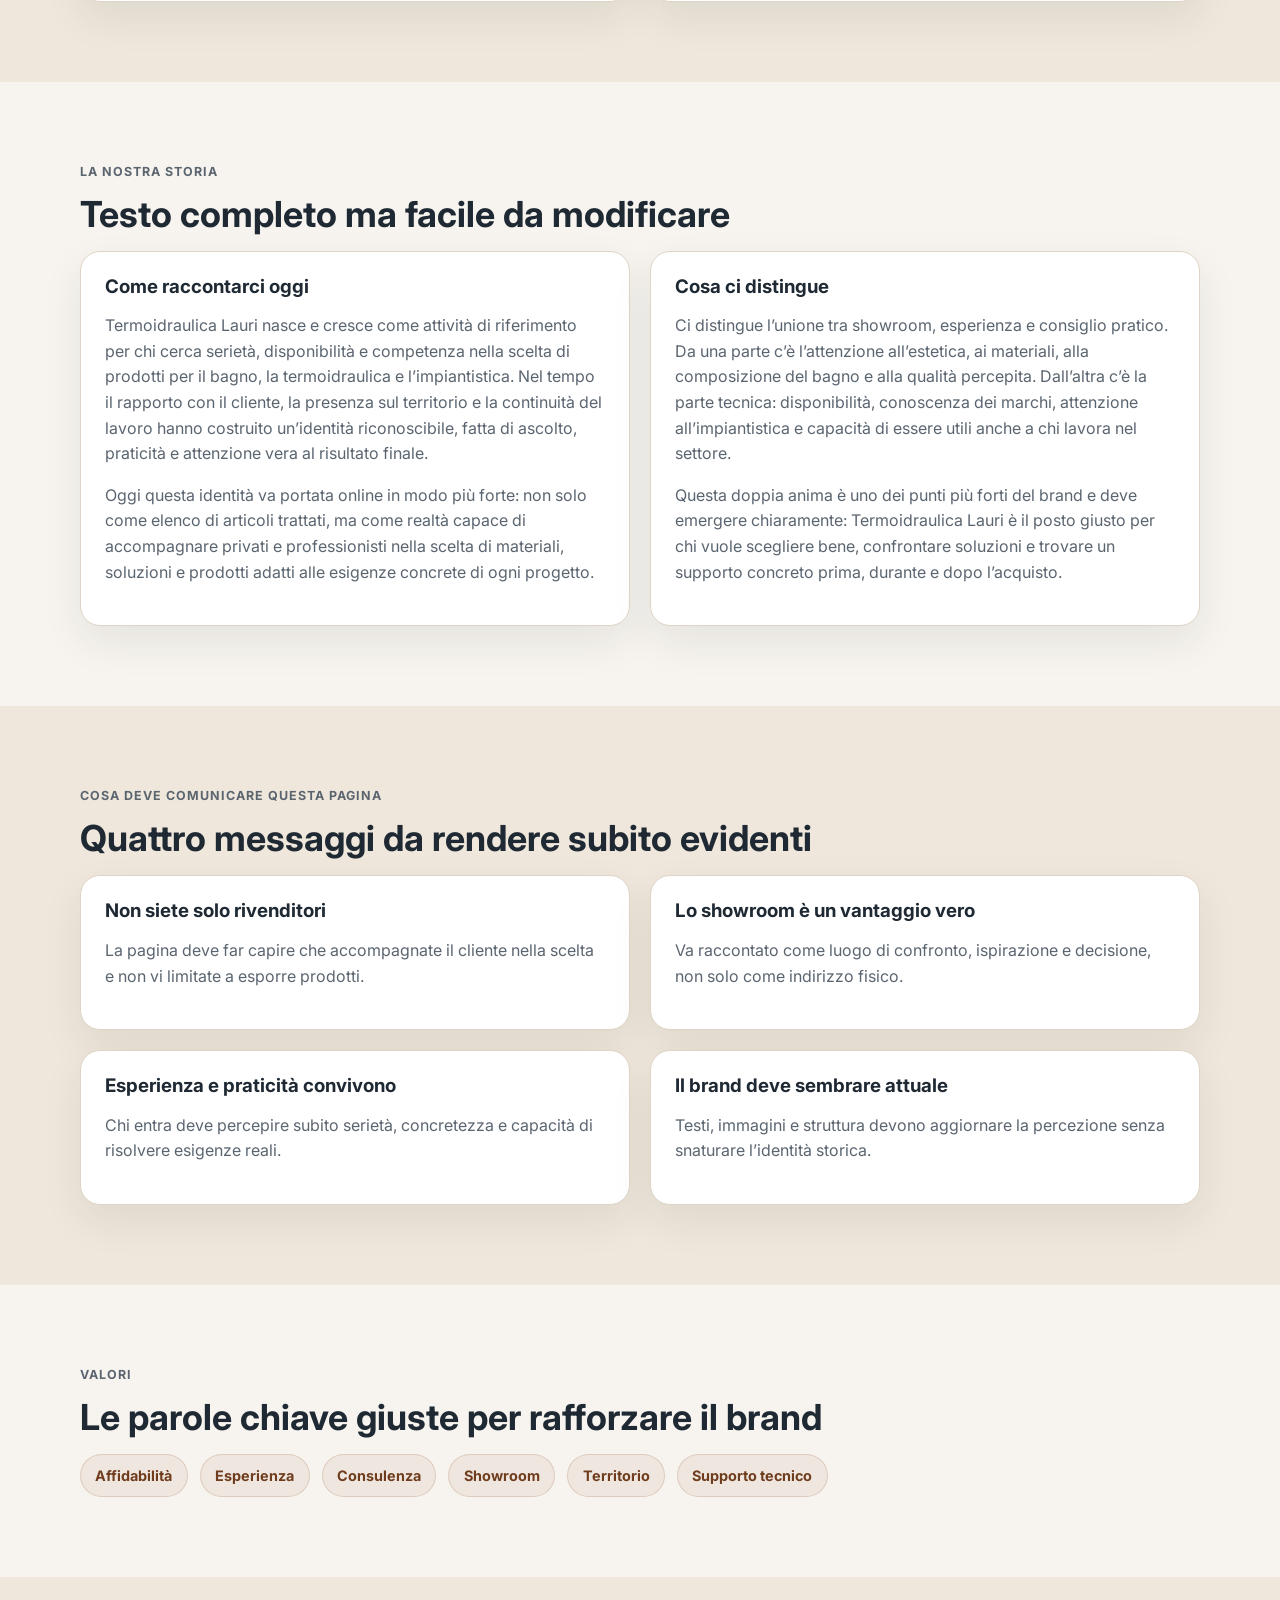
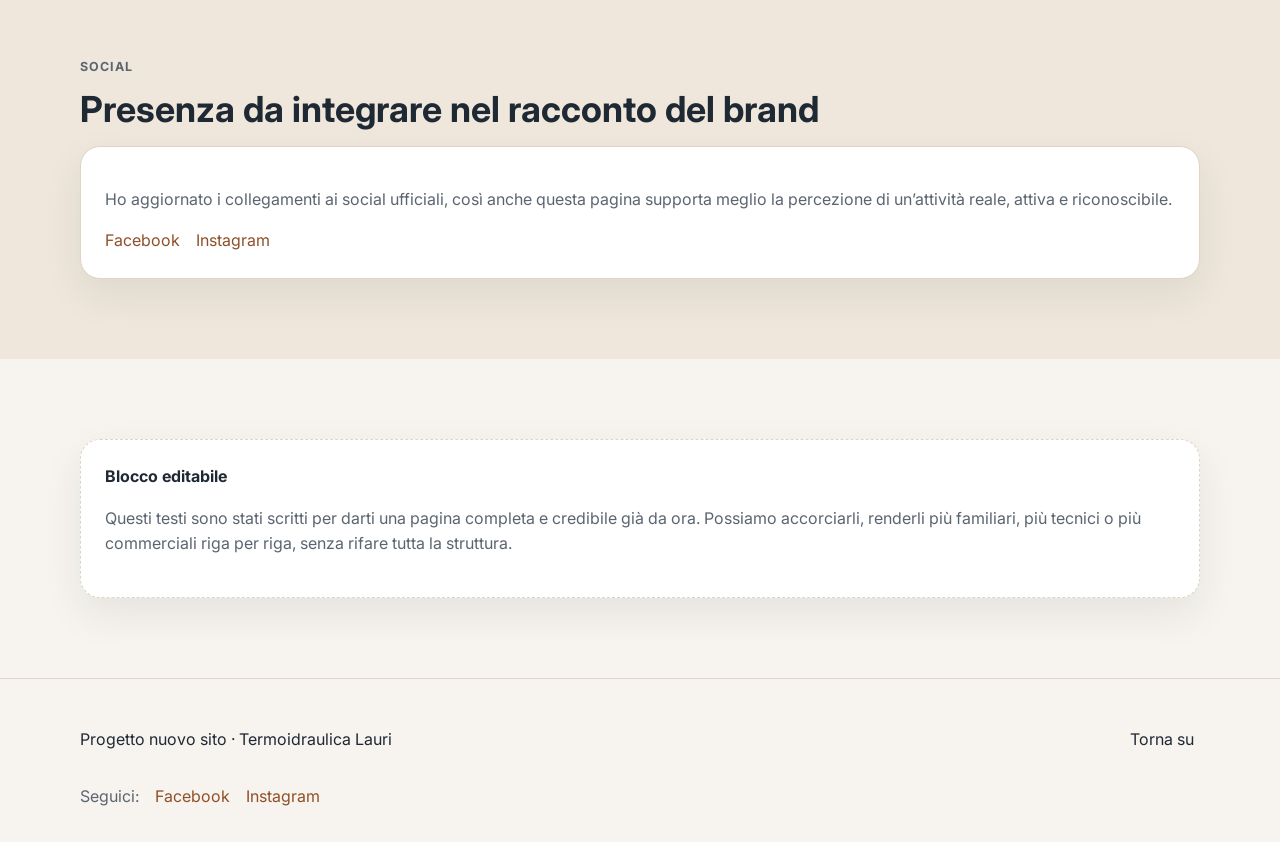
<file: chi-siamo.html>
<!DOCTYPE html>
<html lang="it">
<head>
  <meta charset="UTF-8" />
  <meta name="viewport" content="width=device-width, initial-scale=1.0" />
  <title>Chi siamo | Termoidraulica Lauri</title>
  <meta name="description" content="Scopri la storia, l’approccio e i valori di Termoidraulica Lauri: showroom, consulenza e supporto per privati e professionisti a Roma." />
  <link rel="preconnect" href="https://fonts.googleapis.com">
  <link rel="preconnect" href="https://fonts.gstatic.com" crossorigin>
  <link href="https://fonts.googleapis.com/css2?family=Inter:wght@400;500;600;700;800&display=swap" rel="stylesheet">
  <link rel="stylesheet" href="styles.css" />
</head>
<body>
  <header class="site-header">
    <div class="container header-inner">
      <a href="index.html" class="logo">Termoidraulica <span>Lauri</span></a>
      <nav class="main-nav">
        <a href="chi-siamo.html">Chi siamo</a>
        <a href="arredo-bagno.html">Arredo bagno</a>
        <a href="termoidraulica.html">Termoidraulica</a>
        <a href="professionisti.html">Professionisti</a>
        <a href="cataloghi-documenti.html">Cataloghi</a>
        <a href="contatti.html">Contatti</a>
      </nav>
      <a class="btn btn-outline" href="contatti.html">Richiedi preventivo</a>
    </div>
  </header>

  <main>
    <section class="page-hero">
      <div class="container">
        <p class="eyebrow">Chi siamo</p>
        <h1>Una realtà familiare che unisce showroom, consulenza e competenza tecnica.</h1>
        <p class="hero-text">Questa pagina racconta Termoidraulica Lauri come un punto di riferimento a Roma per chi cerca un interlocutore concreto nella scelta di arredo bagno, termoidraulica, impiantistica e materiali per la casa. Il tono è pensato per trasmettere fiducia, esperienza e presenza reale sul territorio.</p>
      </div>
    </section>

    <section class="section">
      <div class="container two-column-layout">
        <div>
          <h2>La forza di una storia concreta</h2>
          <p>Termoidraulica Lauri va presentata come una realtà capace di unire esperienza familiare, competenza commerciale e contatto diretto con il cliente. Il nuovo sito non deve sembrare un semplice elenco prodotti, ma il riflesso di un’attività vera, radicata e riconoscibile, costruita nel tempo attraverso relazione, affidabilità e capacità di guidare la scelta.</p>
          <p>Il punto di forza è la combinazione tra showroom, consiglio pratico e conoscenza dei materiali: una base forte sia per il cliente privato sia per chi lavora nel settore. Chi entra in negozio o visita il sito deve percepire subito che qui non trova solo prodotti, ma un supporto concreto nel capire cosa conviene davvero scegliere.</p>
        </div>
        <aside class="hero-card">
          <div class="stat">
            <strong>Esperienza</strong>
            <span>Da trasformare in fiducia percepita online</span>
          </div>
          <div class="stat">
            <strong>Territorio</strong>
            <span>Roma e Centocelle come presidio reale e locale</span>
          </div>
          <div class="stat">
            <strong>Relazione</strong>
            <span>Un approccio umano che distingue il marchio</span>
          </div>
        </aside>
      </div>
    </section>

    <section class="section section-alt">
      <div class="container">
        <div class="section-heading">
          <p class="eyebrow">Immagine del brand</p>
          <h2>Una base visiva finalmente presente anche nel racconto aziendale</h2>
          <p>Ho collegato una visual già presente nel progetto per rendere la pagina meno astratta e più vicina a un sito completo. Poi potremo sostituirla con foto vere di showroom o del punto vendita.</p>
        </div>
        <div class="visual-grid two-cols">
          <article class="visual-tile">
            <div class="visual-photo">
              <img src="assets/showroom-bagno.svg" alt="Visual showroom bagno Termoidraulica Lauri" />
              <strong>Showroom e consulenza</strong>
            </div>
            <div class="visual-content">
              <h3>Una presenza reale, non solo online</h3>
              <p>Questa immagine aiuta a trasmettere subito il concetto chiave della pagina: Termoidraulica Lauri non è solo un nome sul web, ma un luogo fisico in cui confrontarsi, scegliere materiali, valutare finiture e trovare un orientamento concreto.</p>
            </div>
          </article>
          <article class="visual-tile">
            <div class="visual-photo">
              <img src="assets/termoidraulica-impianti.svg" alt="Visual parte tecnica e impiantistica Termoidraulica Lauri" />
              <strong>Competenza tecnica</strong>
            </div>
            <div class="visual-content">
              <h3>Bagno, termoidraulica e parte tecnica</h3>
              <p>La pagina deve far capire che il valore dell’azienda sta anche nella capacità di collegare estetica e parte tecnica: showroom, prodotti, impiantistica, supporto pratico e attenzione alle esigenze reali del cliente.</p>
            </div>
          </article>
        </div>
      </div>
    </section>

    <section class="section">
      <div class="container">
        <div class="section-heading">
          <p class="eyebrow">La nostra storia</p>
          <h2>Testo completo ma facile da modificare</h2>
        </div>
        <div class="cards two-cols">
          <article class="card">
            <h3>Come raccontarci oggi</h3>
            <p>Termoidraulica Lauri nasce e cresce come attività di riferimento per chi cerca serietà, disponibilità e competenza nella scelta di prodotti per il bagno, la termoidraulica e l’impiantistica. Nel tempo il rapporto con il cliente, la presenza sul territorio e la continuità del lavoro hanno costruito un’identità riconoscibile, fatta di ascolto, praticità e attenzione vera al risultato finale.</p>
            <p>Oggi questa identità va portata online in modo più forte: non solo come elenco di articoli trattati, ma come realtà capace di accompagnare privati e professionisti nella scelta di materiali, soluzioni e prodotti adatti alle esigenze concrete di ogni progetto.</p>
          </article>
          <article class="card">
            <h3>Cosa ci distingue</h3>
            <p>Ci distingue l’unione tra showroom, esperienza e consiglio pratico. Da una parte c’è l’attenzione all’estetica, ai materiali, alla composizione del bagno e alla qualità percepita. Dall’altra c’è la parte tecnica: disponibilità, conoscenza dei marchi, attenzione all’impiantistica e capacità di essere utili anche a chi lavora nel settore.</p>
            <p>Questa doppia anima è uno dei punti più forti del brand e deve emergere chiaramente: Termoidraulica Lauri è il posto giusto per chi vuole scegliere bene, confrontare soluzioni e trovare un supporto concreto prima, durante e dopo l’acquisto.</p>
          </article>
        </div>
      </div>
    </section>

    <section class="section section-alt">
      <div class="container">
        <div class="section-heading">
          <p class="eyebrow">Cosa deve comunicare questa pagina</p>
          <h2>Quattro messaggi da rendere subito evidenti</h2>
        </div>
        <div class="cards two-cols">
          <article class="card">
            <h3>Non siete solo rivenditori</h3>
            <p>La pagina deve far capire che accompagnate il cliente nella scelta e non vi limitate a esporre prodotti.</p>
          </article>
          <article class="card">
            <h3>Lo showroom è un vantaggio vero</h3>
            <p>Va raccontato come luogo di confronto, ispirazione e decisione, non solo come indirizzo fisico.</p>
          </article>
          <article class="card">
            <h3>Esperienza e praticità convivono</h3>
            <p>Chi entra deve percepire subito serietà, concretezza e capacità di risolvere esigenze reali.</p>
          </article>
          <article class="card">
            <h3>Il brand deve sembrare attuale</h3>
            <p>Testi, immagini e struttura devono aggiornare la percezione senza snaturare l’identità storica.</p>
          </article>
        </div>
      </div>
    </section>

    <section class="section">
      <div class="container">
        <div class="section-heading">
          <p class="eyebrow">Valori</p>
          <h2>Le parole chiave giuste per rafforzare il brand</h2>
        </div>
        <div class="brand-chip-row">
          <span class="brand-chip">Affidabilità</span>
          <span class="brand-chip">Esperienza</span>
          <span class="brand-chip">Consulenza</span>
          <span class="brand-chip">Showroom</span>
          <span class="brand-chip">Territorio</span>
          <span class="brand-chip">Supporto tecnico</span>
        </div>
      </div>
    </section>

    <section class="section section-alt">
      <div class="container">
        <div class="section-heading">
          <p class="eyebrow">Social</p>
          <h2>Presenza da integrare nel racconto del brand</h2>
        </div>
        <div class="social-box">
          <p class="helper-text">Ho aggiornato i collegamenti ai social ufficiali, così anche questa pagina supporta meglio la percezione di un’attività reale, attiva e riconoscibile.</p>
          <div class="social-links">
            <a href="https://www.facebook.com/termoidraulicalauri/" target="_blank" rel="noopener noreferrer">Facebook</a>
            <a href="https://www.instagram.com/termoidraulica.lauri?igsh=eTVkcmFqdTVhcHlj" target="_blank" rel="noopener noreferrer">Instagram</a>
          </div>
        </div>
      </div>
    </section>

    <section class="section">
      <div class="container">
        <div class="edit-box">
          <strong>Blocco editabile</strong>
          <p class="edit-note">Questi testi sono stati scritti per darti una pagina completa e credibile già da ora. Possiamo accorciarli, renderli più familiari, più tecnici o più commerciali riga per riga, senza rifare tutta la struttura.</p>
        </div>
      </div>
    </section>
  </main>

  <footer class="site-footer">
    <div class="container footer-stack">
      <div class="footer-inner">
        <p>Progetto nuovo sito · Termoidraulica Lauri</p>
        <button id="backToTop" class="link-button">Torna su</button>
      </div>
      <div class="footer-social">
        <span>Seguici:</span>
        <a href="https://www.facebook.com/termoidraulicalauri/" target="_blank" rel="noopener noreferrer">Facebook</a>
        <a href="https://www.instagram.com/termoidraulica.lauri?igsh=eTVkcmFqdTVhcHlj" target="_blank" rel="noopener noreferrer">Instagram</a>
      </div>
    </div>
  </footer>

  <script src="script.js"></script>
</body>
</html>
</file>
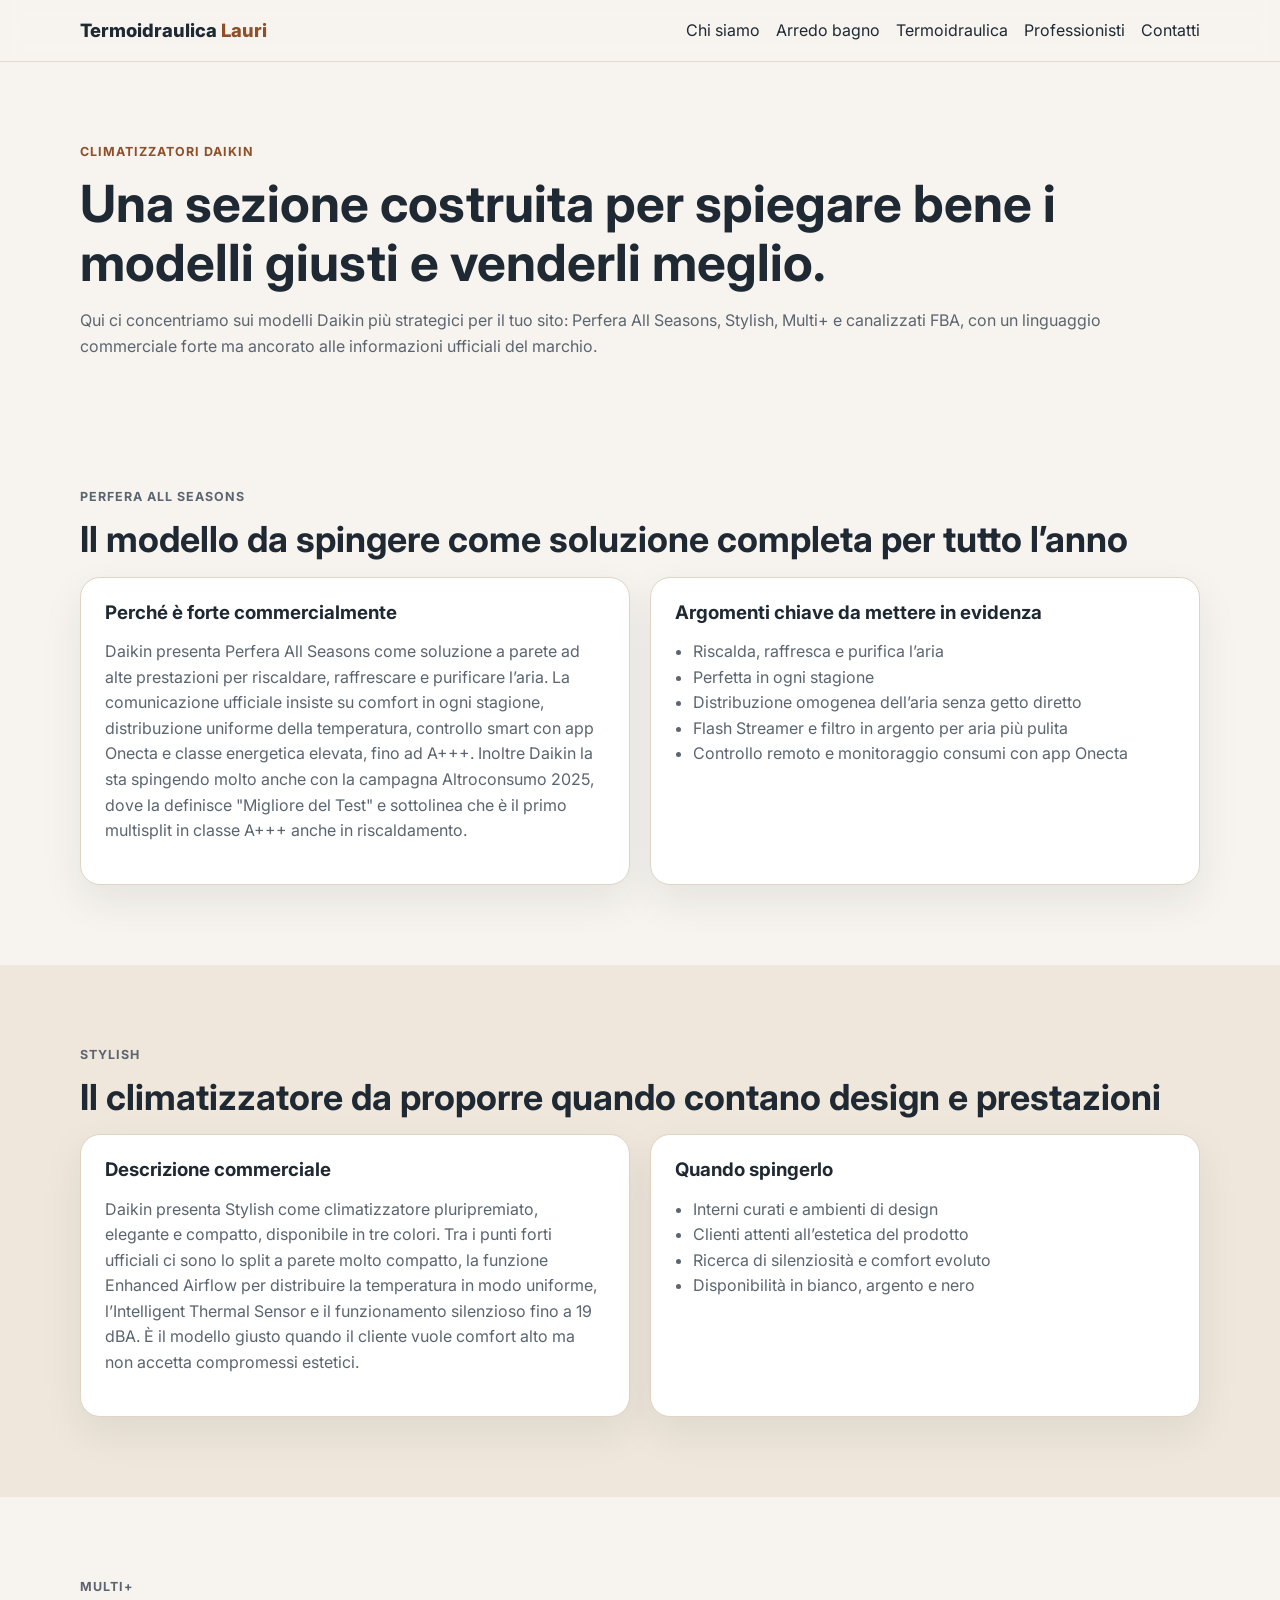
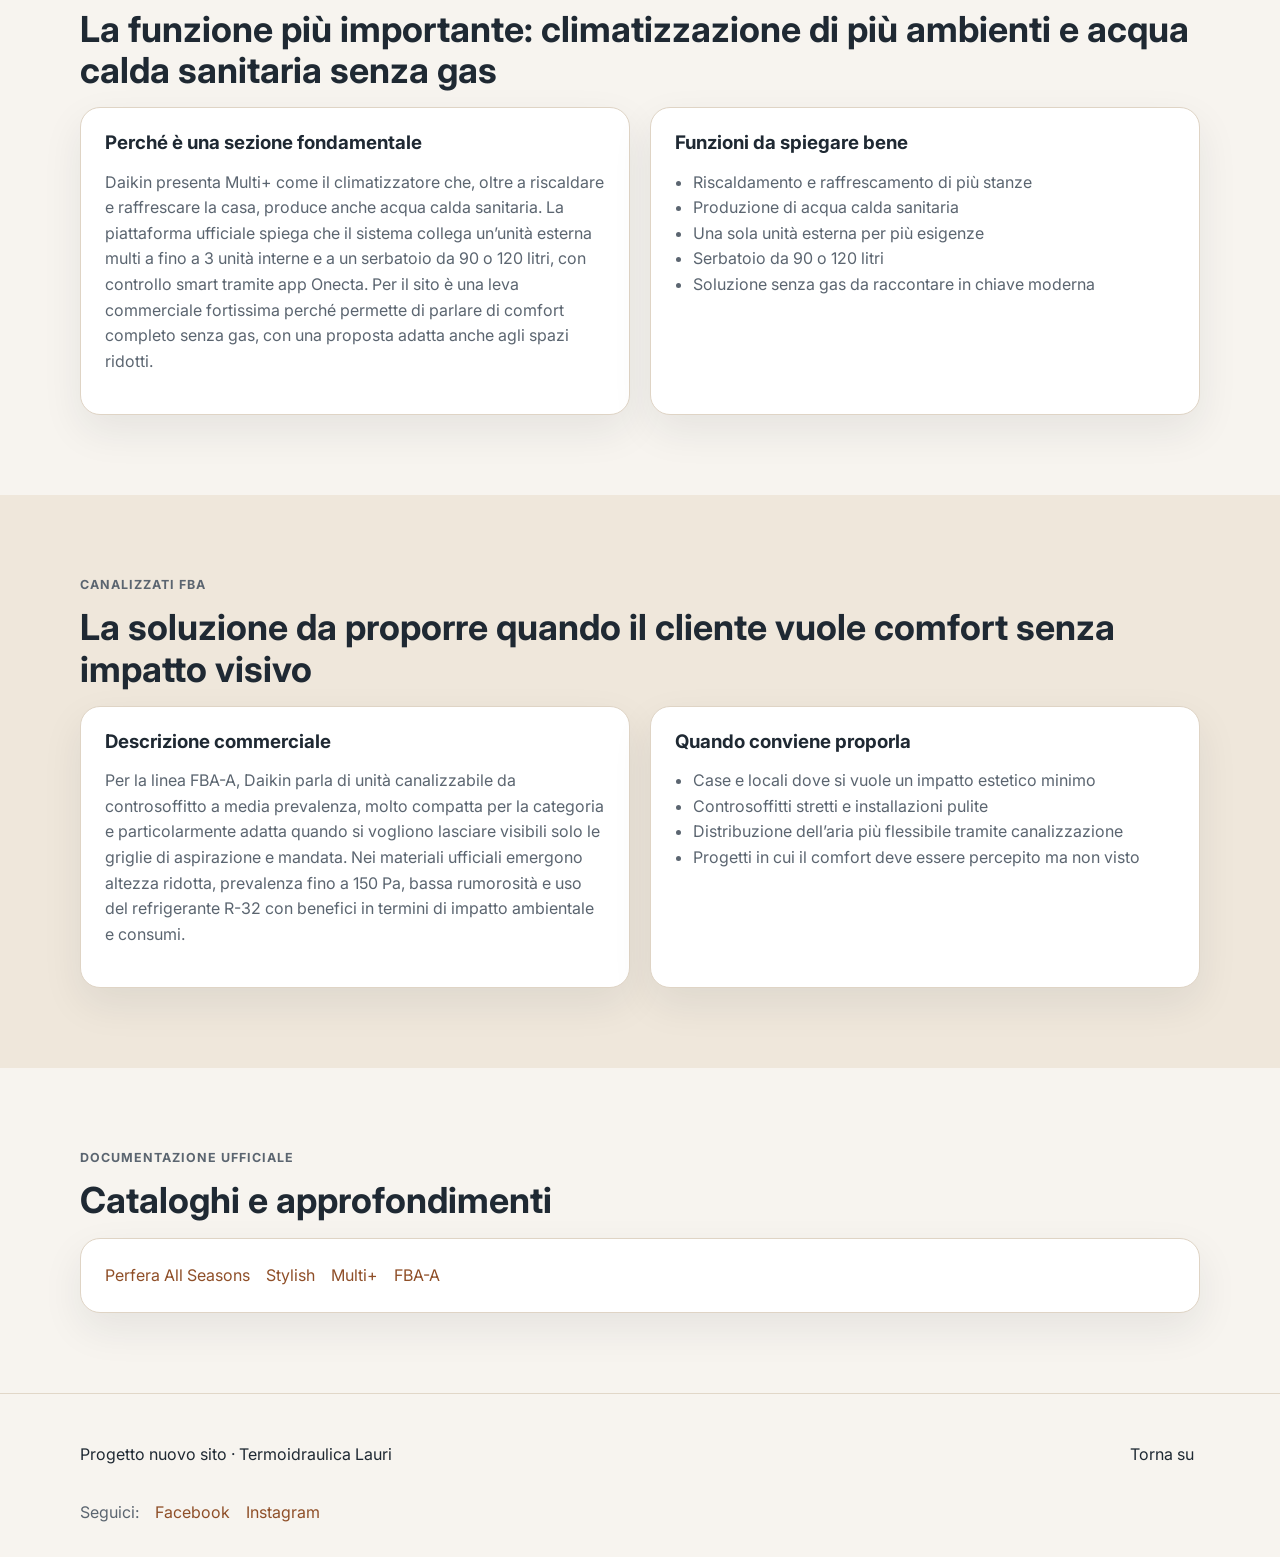
<file: climatizzatori-daikin.html>
<!DOCTYPE html>
<html lang="it">
<head>
  <meta charset="UTF-8" />
  <meta name="viewport" content="width=device-width, initial-scale=1.0" />
  <title>Climatizzatori Daikin | Termoidraulica Lauri</title>
  <meta name="description" content="Sezione dedicata ai climatizzatori Daikin con focus su Perfera All Seasons, Stylish, Multi+ e canalizzati FBA." />
  <link rel="preconnect" href="https://fonts.googleapis.com">
  <link rel="preconnect" href="https://fonts.gstatic.com" crossorigin>
  <link href="https://fonts.googleapis.com/css2?family=Inter:wght@400;500;600;700;800&display=swap" rel="stylesheet">
  <link rel="stylesheet" href="styles.css" />
</head>
<body>
  <header class="site-header">
    <div class="container header-inner">
      <a href="index.html" class="logo">Termoidraulica <span>Lauri</span></a>
      <nav class="main-nav">
        <a href="chi-siamo.html">Chi siamo</a>
        <a href="arredo-bagno.html">Arredo bagno</a>
        <a href="termoidraulica.html">Termoidraulica</a>
        <a href="professionisti.html">Professionisti</a>
        <a href="contatti.html">Contatti</a>
      </nav>
      <a class="btn btn-outline" href="contatti.html">Richiedi preventivo</a>
    </div>
  </header>

  <main>
    <section class="page-hero">
      <div class="container">
        <p class="eyebrow">Climatizzatori Daikin</p>
        <h1>Una sezione costruita per spiegare bene i modelli giusti e venderli meglio.</h1>
        <p class="hero-text">Qui ci concentriamo sui modelli Daikin più strategici per il tuo sito: Perfera All Seasons, Stylish, Multi+ e canalizzati FBA, con un linguaggio commerciale forte ma ancorato alle informazioni ufficiali del marchio.</p>
      </div>
    </section>

    <section class="section">
      <div class="container">
        <div class="section-heading">
          <p class="eyebrow">Perfera All Seasons</p>
          <h2>Il modello da spingere come soluzione completa per tutto l’anno</h2>
        </div>
        <div class="cards two-cols">
          <article class="card">
            <h3>Perché è forte commercialmente</h3>
            <p>Daikin presenta Perfera All Seasons come soluzione a parete ad alte prestazioni per riscaldare, raffrescare e purificare l’aria. La comunicazione ufficiale insiste su comfort in ogni stagione, distribuzione uniforme della temperatura, controllo smart con app Onecta e classe energetica elevata, fino ad A+++. Inoltre Daikin la sta spingendo molto anche con la campagna Altroconsumo 2025, dove la definisce "Migliore del Test" e sottolinea che è il primo multisplit in classe A+++ anche in riscaldamento.</p>
          </article>
          <article class="card">
            <h3>Argomenti chiave da mettere in evidenza</h3>
            <ul class="feature-list">
              <li>Riscalda, raffresca e purifica l’aria</li>
              <li>Perfetta in ogni stagione</li>
              <li>Distribuzione omogenea dell’aria senza getto diretto</li>
              <li>Flash Streamer e filtro in argento per aria più pulita</li>
              <li>Controllo remoto e monitoraggio consumi con app Onecta</li>
            </ul>
          </article>
        </div>
      </div>
    </section>

    <section class="section section-alt">
      <div class="container">
        <div class="section-heading">
          <p class="eyebrow">Stylish</p>
          <h2>Il climatizzatore da proporre quando contano design e prestazioni</h2>
        </div>
        <div class="cards two-cols">
          <article class="card">
            <h3>Descrizione commerciale</h3>
            <p>Daikin presenta Stylish come climatizzatore pluripremiato, elegante e compatto, disponibile in tre colori. Tra i punti forti ufficiali ci sono lo split a parete molto compatto, la funzione Enhanced Airflow per distribuire la temperatura in modo uniforme, l’Intelligent Thermal Sensor e il funzionamento silenzioso fino a 19 dBA. È il modello giusto quando il cliente vuole comfort alto ma non accetta compromessi estetici.</p>
          </article>
          <article class="card">
            <h3>Quando spingerlo</h3>
            <ul class="feature-list">
              <li>Interni curati e ambienti di design</li>
              <li>Clienti attenti all’estetica del prodotto</li>
              <li>Ricerca di silenziosità e comfort evoluto</li>
              <li>Disponibilità in bianco, argento e nero</li>
            </ul>
          </article>
        </div>
      </div>
    </section>

    <section class="section">
      <div class="container">
        <div class="section-heading">
          <p class="eyebrow">Multi+</p>
          <h2>La funzione più importante: climatizzazione di più ambienti e acqua calda sanitaria senza gas</h2>
        </div>
        <div class="cards two-cols">
          <article class="card">
            <h3>Perché è una sezione fondamentale</h3>
            <p>Daikin presenta Multi+ come il climatizzatore che, oltre a riscaldare e raffrescare la casa, produce anche acqua calda sanitaria. La piattaforma ufficiale spiega che il sistema collega un’unità esterna multi a fino a 3 unità interne e a un serbatoio da 90 o 120 litri, con controllo smart tramite app Onecta. Per il sito è una leva commerciale fortissima perché permette di parlare di comfort completo senza gas, con una proposta adatta anche agli spazi ridotti.</p>
          </article>
          <article class="card">
            <h3>Funzioni da spiegare bene</h3>
            <ul class="feature-list">
              <li>Riscaldamento e raffrescamento di più stanze</li>
              <li>Produzione di acqua calda sanitaria</li>
              <li>Una sola unità esterna per più esigenze</li>
              <li>Serbatoio da 90 o 120 litri</li>
              <li>Soluzione senza gas da raccontare in chiave moderna</li>
            </ul>
          </article>
        </div>
      </div>
    </section>

    <section class="section section-alt">
      <div class="container">
        <div class="section-heading">
          <p class="eyebrow">Canalizzati FBA</p>
          <h2>La soluzione da proporre quando il cliente vuole comfort senza impatto visivo</h2>
        </div>
        <div class="cards two-cols">
          <article class="card">
            <h3>Descrizione commerciale</h3>
            <p>Per la linea FBA-A, Daikin parla di unità canalizzabile da controsoffitto a media prevalenza, molto compatta per la categoria e particolarmente adatta quando si vogliono lasciare visibili solo le griglie di aspirazione e mandata. Nei materiali ufficiali emergono altezza ridotta, prevalenza fino a 150 Pa, bassa rumorosità e uso del refrigerante R-32 con benefici in termini di impatto ambientale e consumi.</p>
          </article>
          <article class="card">
            <h3>Quando conviene proporla</h3>
            <ul class="feature-list">
              <li>Case e locali dove si vuole un impatto estetico minimo</li>
              <li>Controsoffitti stretti e installazioni pulite</li>
              <li>Distribuzione dell’aria più flessibile tramite canalizzazione</li>
              <li>Progetti in cui il comfort deve essere percepito ma non visto</li>
            </ul>
          </article>
        </div>
      </div>
    </section>

    <section class="section">
      <div class="container">
        <div class="section-heading">
          <p class="eyebrow">Documentazione ufficiale</p>
          <h2>Cataloghi e approfondimenti</h2>
        </div>
        <div class="card">
          <div class="social-links">
            <a href="https://www.daikin.it/it_it/privati/products-and-advice/product-categories/air-conditioners/perfera-a-parete.html" target="_blank" rel="noopener noreferrer">Perfera All Seasons</a>
            <a href="https://www.daikin.it/it_it/privati/products-and-advice/product-categories/air-conditioners/aspetto-elegante.html" target="_blank" rel="noopener noreferrer">Stylish</a>
            <a href="https://www.daikin.it/it_it/privati/products-and-advice/product-categories/heat-pumps/pompe-di-calore-aria-aria/daikin-multiplus.html" target="_blank" rel="noopener noreferrer">Multi+</a>
            <a href="https://www.daikin.it/it_IT/cerca-prodotto/product.html/FBA-A.html" target="_blank" rel="noopener noreferrer">FBA-A</a>
          </div>
        </div>
      </div>
    </section>
  </main>

  <footer class="site-footer">
    <div class="container footer-stack">
      <div class="footer-inner">
        <p>Progetto nuovo sito · Termoidraulica Lauri</p>
        <button id="backToTop" class="link-button">Torna su</button>
      </div>
      <div class="footer-social">
        <span>Seguici:</span>
        <a href="#">Facebook</a>
        <a href="#">Instagram</a>
      </div>
    </div>
  </footer>

  <script src="script.js"></script>
</body>
</html>
</file>
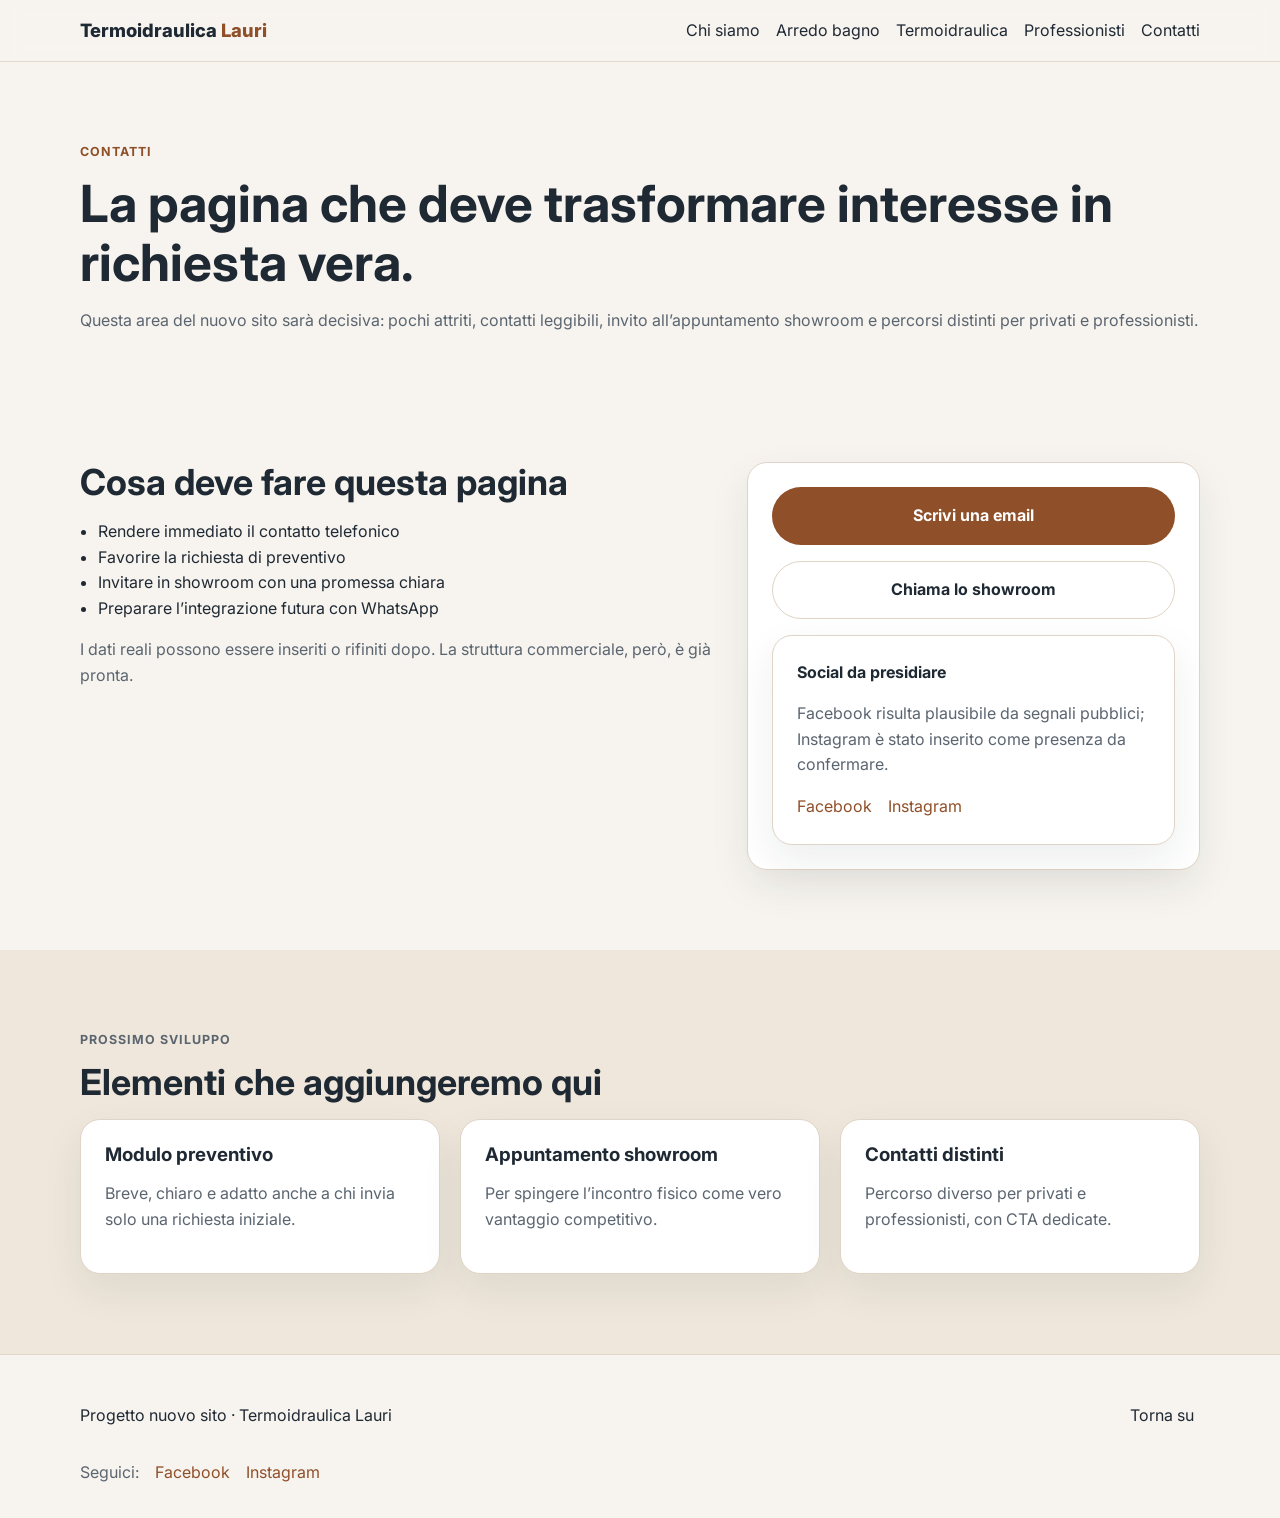
<file: contatti.html>
<!DOCTYPE html>
<html lang="it">
<head>
  <meta charset="UTF-8" />
  <meta name="viewport" content="width=device-width, initial-scale=1.0" />
  <title>Contatti | Termoidraulica Lauri</title>
  <meta name="description" content="Contatti, richiesta preventivo e appuntamento showroom: una pagina progettata per trasformare l’interesse in richiesta concreta." />
  <link rel="preconnect" href="https://fonts.googleapis.com">
  <link rel="preconnect" href="https://fonts.gstatic.com" crossorigin>
  <link href="https://fonts.googleapis.com/css2?family=Inter:wght@400;500;600;700;800&display=swap" rel="stylesheet">
  <link rel="stylesheet" href="styles.css" />
</head>
<body>
  <header class="site-header">
    <div class="container header-inner">
      <a href="index.html" class="logo">Termoidraulica <span>Lauri</span></a>
      <nav class="main-nav">
        <a href="chi-siamo.html">Chi siamo</a>
        <a href="arredo-bagno.html">Arredo bagno</a>
        <a href="termoidraulica.html">Termoidraulica</a>
        <a href="professionisti.html">Professionisti</a>
        <a href="contatti.html">Contatti</a>
      </nav>
      <a class="btn btn-outline" href="contatti.html">Richiedi preventivo</a>
    </div>
  </header>

  <main>
    <section class="page-hero">
      <div class="container">
        <p class="eyebrow">Contatti</p>
        <h1>La pagina che deve trasformare interesse in richiesta vera.</h1>
        <p class="hero-text">Questa area del nuovo sito sarà decisiva: pochi attriti, contatti leggibili, invito all’appuntamento showroom e percorsi distinti per privati e professionisti.</p>
      </div>
    </section>

    <section class="section">
      <div class="container contact-grid">
        <div>
          <h2>Cosa deve fare questa pagina</h2>
          <ul class="contact-list">
            <li>Rendere immediato il contatto telefonico</li>
            <li>Favorire la richiesta di preventivo</li>
            <li>Invitare in showroom con una promessa chiara</li>
            <li>Preparare l’integrazione futura con WhatsApp</li>
          </ul>
          <p class="helper-text">I dati reali possono essere inseriti o rifiniti dopo. La struttura commerciale, però, è già pronta.</p>
        </div>
        <div class="contact-card">
          <a class="btn btn-primary btn-full" href="mailto:info@termoidraulicalauri.it">Scrivi una email</a>
          <a class="btn btn-secondary btn-full" href="tel:+39062410516">Chiama lo showroom</a>
          <div class="social-box">
            <strong>Social da presidiare</strong>
            <p class="helper-text">Facebook risulta plausibile da segnali pubblici; Instagram è stato inserito come presenza da confermare.</p>
            <div class="social-links">
              <a href="#">Facebook</a>
              <a href="#">Instagram</a>
            </div>
          </div>
        </div>
      </div>
    </section>

    <section class="section section-alt">
      <div class="container">
        <div class="section-heading">
          <p class="eyebrow">Prossimo sviluppo</p>
          <h2>Elementi che aggiungeremo qui</h2>
        </div>
        <div class="cards three-cols">
          <article class="card">
            <h3>Modulo preventivo</h3>
            <p>Breve, chiaro e adatto anche a chi invia solo una richiesta iniziale.</p>
          </article>
          <article class="card">
            <h3>Appuntamento showroom</h3>
            <p>Per spingere l’incontro fisico come vero vantaggio competitivo.</p>
          </article>
          <article class="card">
            <h3>Contatti distinti</h3>
            <p>Percorso diverso per privati e professionisti, con CTA dedicate.</p>
          </article>
        </div>
      </div>
    </section>
  </main>

  <footer class="site-footer">
    <div class="container footer-stack">
      <div class="footer-inner">
        <p>Progetto nuovo sito · Termoidraulica Lauri</p>
        <button id="backToTop" class="link-button">Torna su</button>
      </div>
      <div class="footer-social">
        <span>Seguici:</span>
        <a href="#">Facebook</a>
        <a href="#">Instagram</a>
      </div>
    </div>
  </footer>

  <script src="script.js"></script>
</body>
</html>
</file>
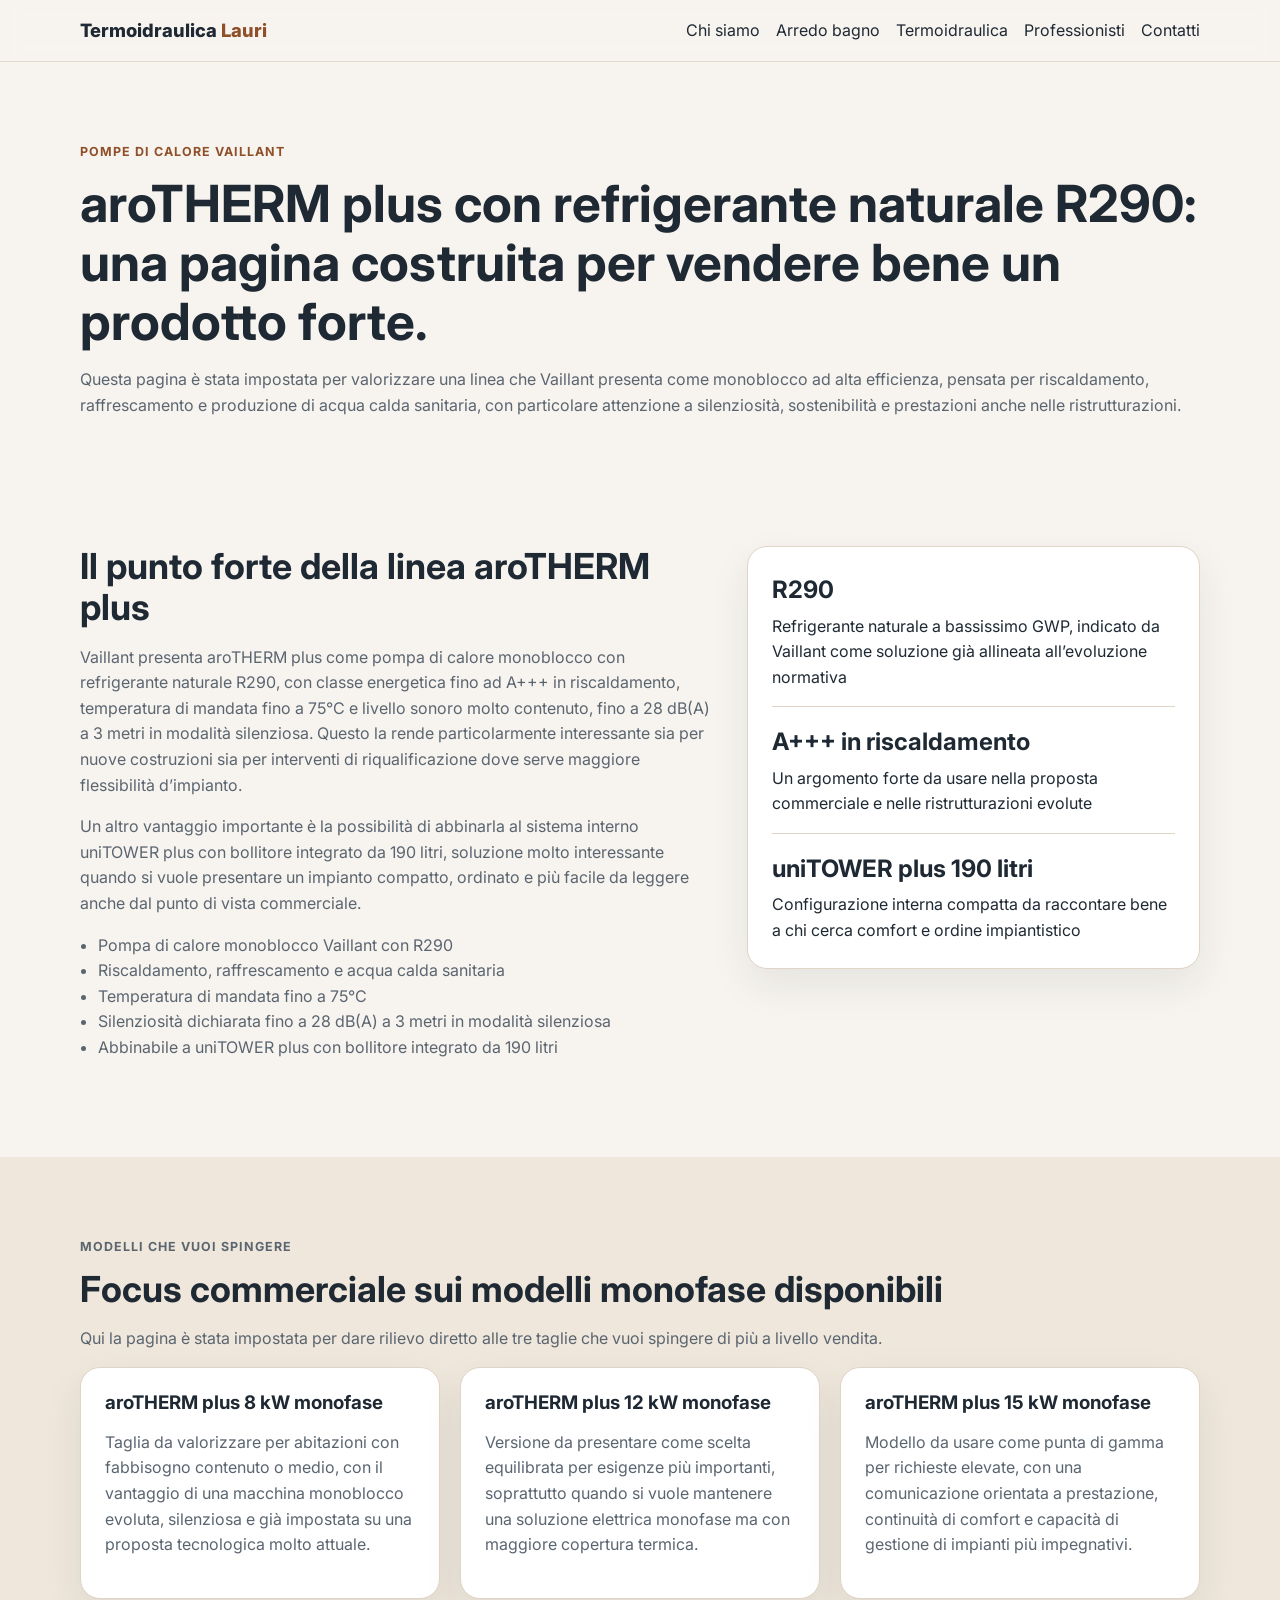
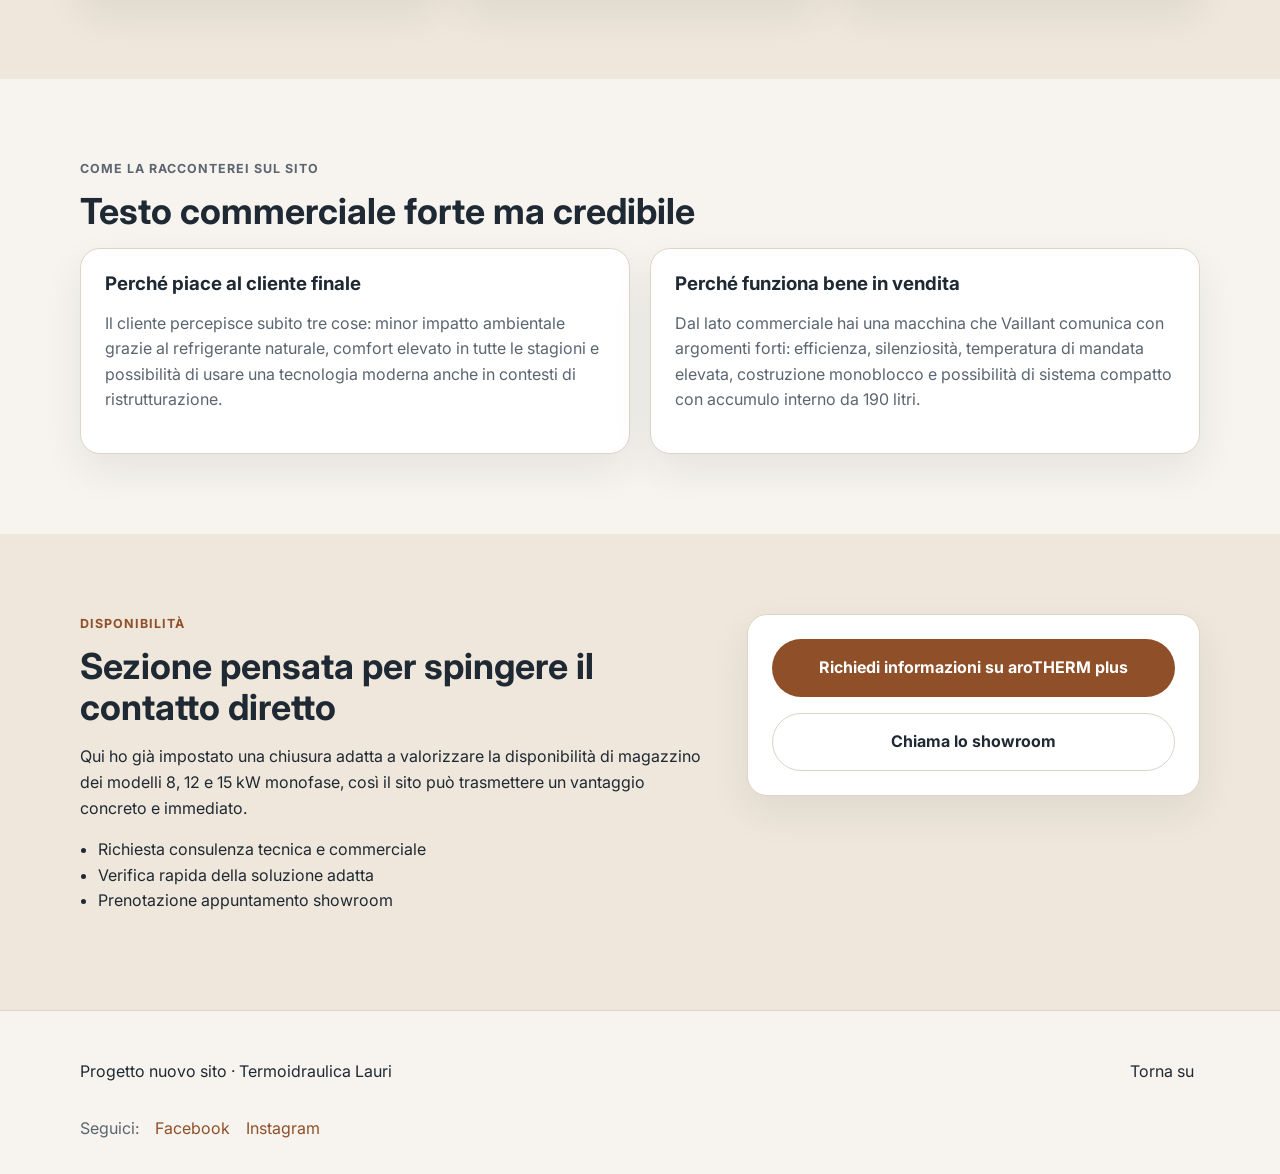
<file: pompe-di-calore-vaillant.html>
<!DOCTYPE html>
<html lang="it">
<head>
  <meta charset="UTF-8" />
  <meta name="viewport" content="width=device-width, initial-scale=1.0" />
  <title>Pompe di calore Vaillant aroTHERM plus | Termoidraulica Lauri</title>
  <meta name="description" content="Pagina dedicata alle pompe di calore Vaillant aroTHERM plus con refrigerante naturale R290. Focus su modelli 8, 12 e 15 kW monofase disponibili." />
  <link rel="preconnect" href="https://fonts.googleapis.com">
  <link rel="preconnect" href="https://fonts.gstatic.com" crossorigin>
  <link href="https://fonts.googleapis.com/css2?family=Inter:wght@400;500;600;700;800&display=swap" rel="stylesheet">
  <link rel="stylesheet" href="styles.css" />
</head>
<body>
  <header class="site-header">
    <div class="container header-inner">
      <a href="index.html" class="logo">Termoidraulica <span>Lauri</span></a>
      <nav class="main-nav">
        <a href="chi-siamo.html">Chi siamo</a>
        <a href="arredo-bagno.html">Arredo bagno</a>
        <a href="termoidraulica.html">Termoidraulica</a>
        <a href="professionisti.html">Professionisti</a>
        <a href="contatti.html">Contatti</a>
      </nav>
      <a class="btn btn-outline" href="contatti.html">Richiedi preventivo</a>
    </div>
  </header>

  <main>
    <section class="page-hero">
      <div class="container">
        <p class="eyebrow">Pompe di calore Vaillant</p>
        <h1>aroTHERM plus con refrigerante naturale R290: una pagina costruita per vendere bene un prodotto forte.</h1>
        <p class="hero-text">Questa pagina è stata impostata per valorizzare una linea che Vaillant presenta come monoblocco ad alta efficienza, pensata per riscaldamento, raffrescamento e produzione di acqua calda sanitaria, con particolare attenzione a silenziosità, sostenibilità e prestazioni anche nelle ristrutturazioni.</p>
      </div>
    </section>

    <section class="section">
      <div class="container two-column-layout">
        <div>
          <h2>Il punto forte della linea aroTHERM plus</h2>
          <p>Vaillant presenta aroTHERM plus come pompa di calore monoblocco con refrigerante naturale R290, con classe energetica fino ad A+++ in riscaldamento, temperatura di mandata fino a 75°C e livello sonoro molto contenuto, fino a 28 dB(A) a 3 metri in modalità silenziosa. Questo la rende particolarmente interessante sia per nuove costruzioni sia per interventi di riqualificazione dove serve maggiore flessibilità d’impianto.</p>
          <p>Un altro vantaggio importante è la possibilità di abbinarla al sistema interno uniTOWER plus con bollitore integrato da 190 litri, soluzione molto interessante quando si vuole presentare un impianto compatto, ordinato e più facile da leggere anche dal punto di vista commerciale.</p>
          <ul class="feature-list">
            <li>Pompa di calore monoblocco Vaillant con R290</li>
            <li>Riscaldamento, raffrescamento e acqua calda sanitaria</li>
            <li>Temperatura di mandata fino a 75°C</li>
            <li>Silenziosità dichiarata fino a 28 dB(A) a 3 metri in modalità silenziosa</li>
            <li>Abbinabile a uniTOWER plus con bollitore integrato da 190 litri</li>
          </ul>
        </div>
        <aside class="hero-card">
          <div class="stat">
            <strong>R290</strong>
            <span>Refrigerante naturale a bassissimo GWP, indicato da Vaillant come soluzione già allineata all’evoluzione normativa</span>
          </div>
          <div class="stat">
            <strong>A+++ in riscaldamento</strong>
            <span>Un argomento forte da usare nella proposta commerciale e nelle ristrutturazioni evolute</span>
          </div>
          <div class="stat">
            <strong>uniTOWER plus 190 litri</strong>
            <span>Configurazione interna compatta da raccontare bene a chi cerca comfort e ordine impiantistico</span>
          </div>
        </aside>
      </div>
    </section>

    <section class="section section-alt">
      <div class="container">
        <div class="section-heading">
          <p class="eyebrow">Modelli che vuoi spingere</p>
          <h2>Focus commerciale sui modelli monofase disponibili</h2>
          <p>Qui la pagina è stata impostata per dare rilievo diretto alle tre taglie che vuoi spingere di più a livello vendita.</p>
        </div>
        <div class="cards three-cols">
          <article class="card">
            <h3>aroTHERM plus 8 kW monofase</h3>
            <p>Taglia da valorizzare per abitazioni con fabbisogno contenuto o medio, con il vantaggio di una macchina monoblocco evoluta, silenziosa e già impostata su una proposta tecnologica molto attuale.</p>
          </article>
          <article class="card">
            <h3>aroTHERM plus 12 kW monofase</h3>
            <p>Versione da presentare come scelta equilibrata per esigenze più importanti, soprattutto quando si vuole mantenere una soluzione elettrica monofase ma con maggiore copertura termica.</p>
          </article>
          <article class="card">
            <h3>aroTHERM plus 15 kW monofase</h3>
            <p>Modello da usare come punta di gamma per richieste elevate, con una comunicazione orientata a prestazione, continuità di comfort e capacità di gestione di impianti più impegnativi.</p>
          </article>
        </div>
      </div>
    </section>

    <section class="section">
      <div class="container">
        <div class="section-heading">
          <p class="eyebrow">Come la racconterei sul sito</p>
          <h2>Testo commerciale forte ma credibile</h2>
        </div>
        <div class="cards two-cols">
          <article class="card">
            <h3>Perché piace al cliente finale</h3>
            <p>Il cliente percepisce subito tre cose: minor impatto ambientale grazie al refrigerante naturale, comfort elevato in tutte le stagioni e possibilità di usare una tecnologia moderna anche in contesti di ristrutturazione.</p>
          </article>
          <article class="card">
            <h3>Perché funziona bene in vendita</h3>
            <p>Dal lato commerciale hai una macchina che Vaillant comunica con argomenti forti: efficienza, silenziosità, temperatura di mandata elevata, costruzione monoblocco e possibilità di sistema compatto con accumulo interno da 190 litri.</p>
          </article>
        </div>
      </div>
    </section>

    <section class="section section-alt">
      <div class="container contact-grid">
        <div>
          <p class="eyebrow">Disponibilità</p>
          <h2>Sezione pensata per spingere il contatto diretto</h2>
          <p>Qui ho già impostato una chiusura adatta a valorizzare la disponibilità di magazzino dei modelli 8, 12 e 15 kW monofase, così il sito può trasmettere un vantaggio concreto e immediato.</p>
          <ul class="contact-list">
            <li>Richiesta consulenza tecnica e commerciale</li>
            <li>Verifica rapida della soluzione adatta</li>
            <li>Prenotazione appuntamento showroom</li>
          </ul>
        </div>
        <div class="contact-card">
          <a class="btn btn-primary btn-full" href="contatti.html">Richiedi informazioni su aroTHERM plus</a>
          <a class="btn btn-secondary btn-full" href="tel:+39062410516">Chiama lo showroom</a>
        </div>
      </div>
    </section>
  </main>

  <footer class="site-footer">
    <div class="container footer-stack">
      <div class="footer-inner">
        <p>Progetto nuovo sito · Termoidraulica Lauri</p>
        <button id="backToTop" class="link-button">Torna su</button>
      </div>
      <div class="footer-social">
        <span>Seguici:</span>
        <a href="#">Facebook</a>
        <a href="#">Instagram</a>
      </div>
    </div>
  </footer>

  <script src="script.js"></script>
</body>
</html>
</file>
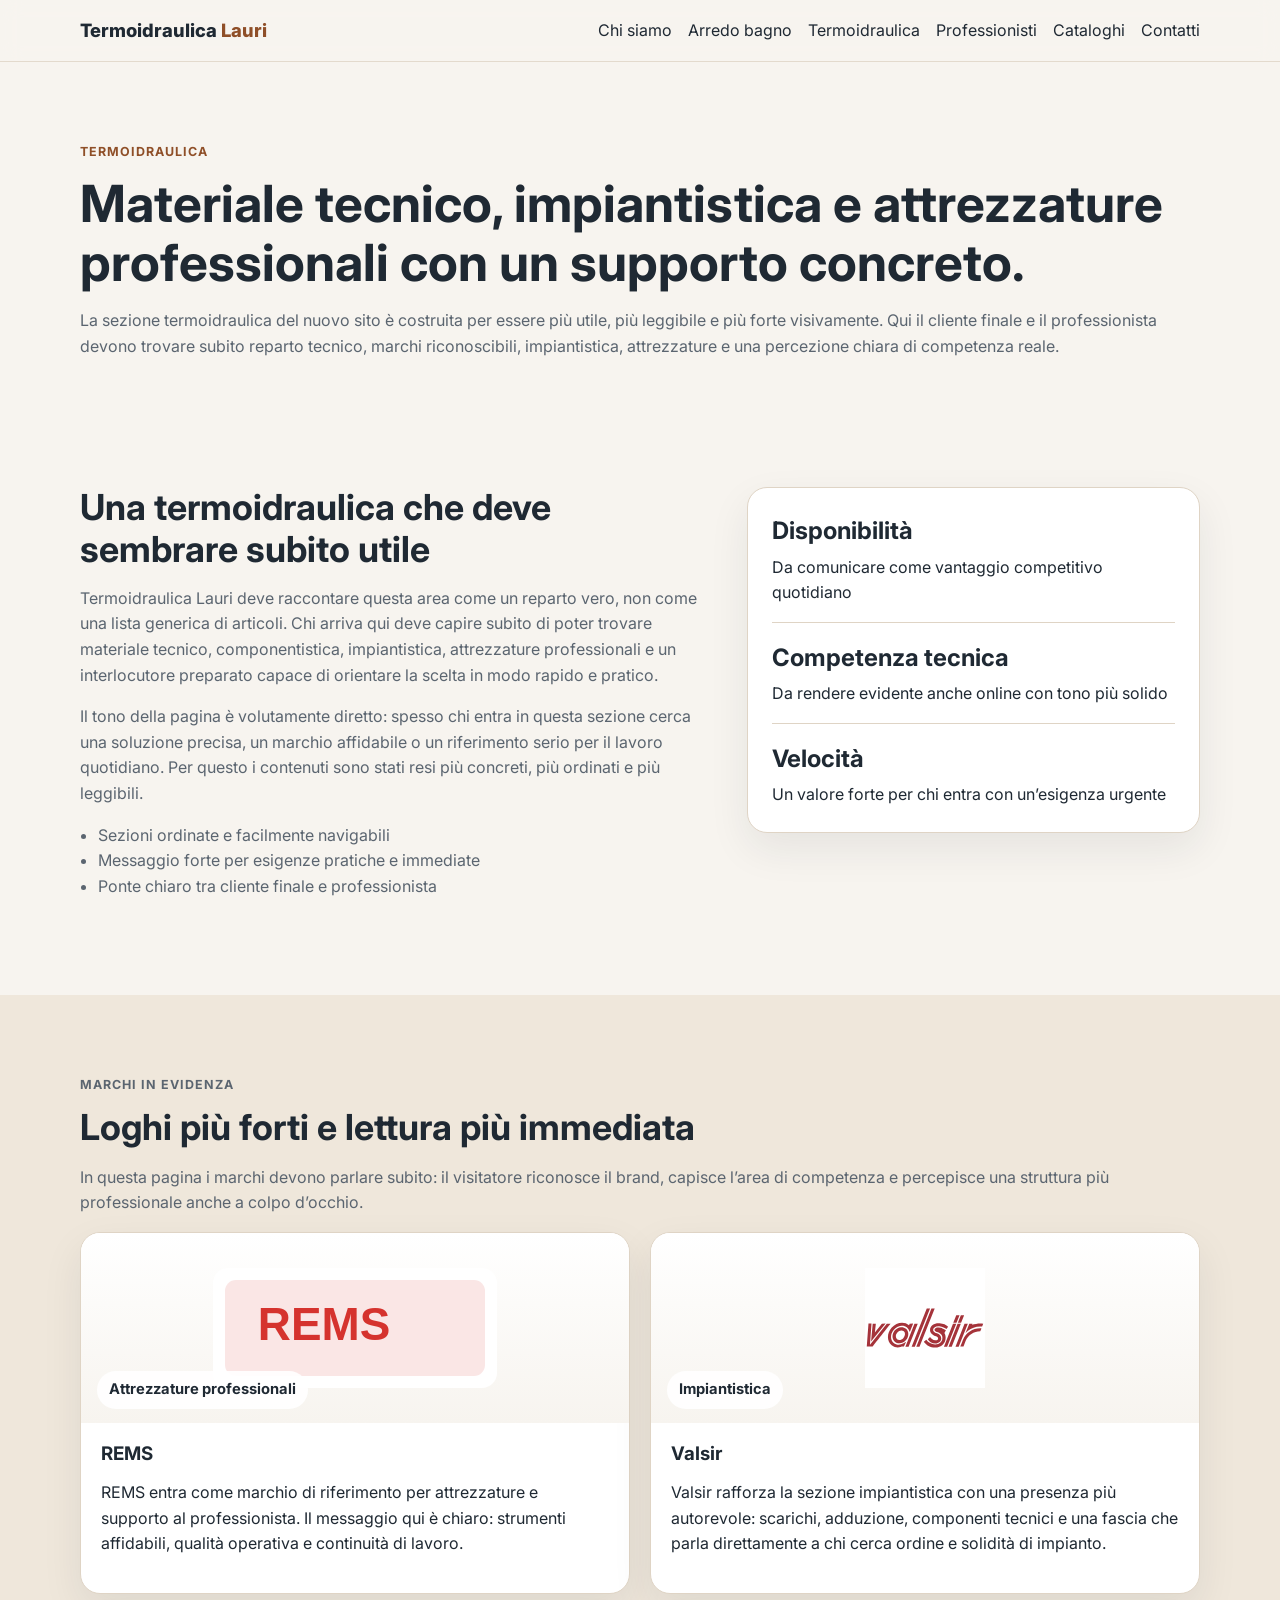
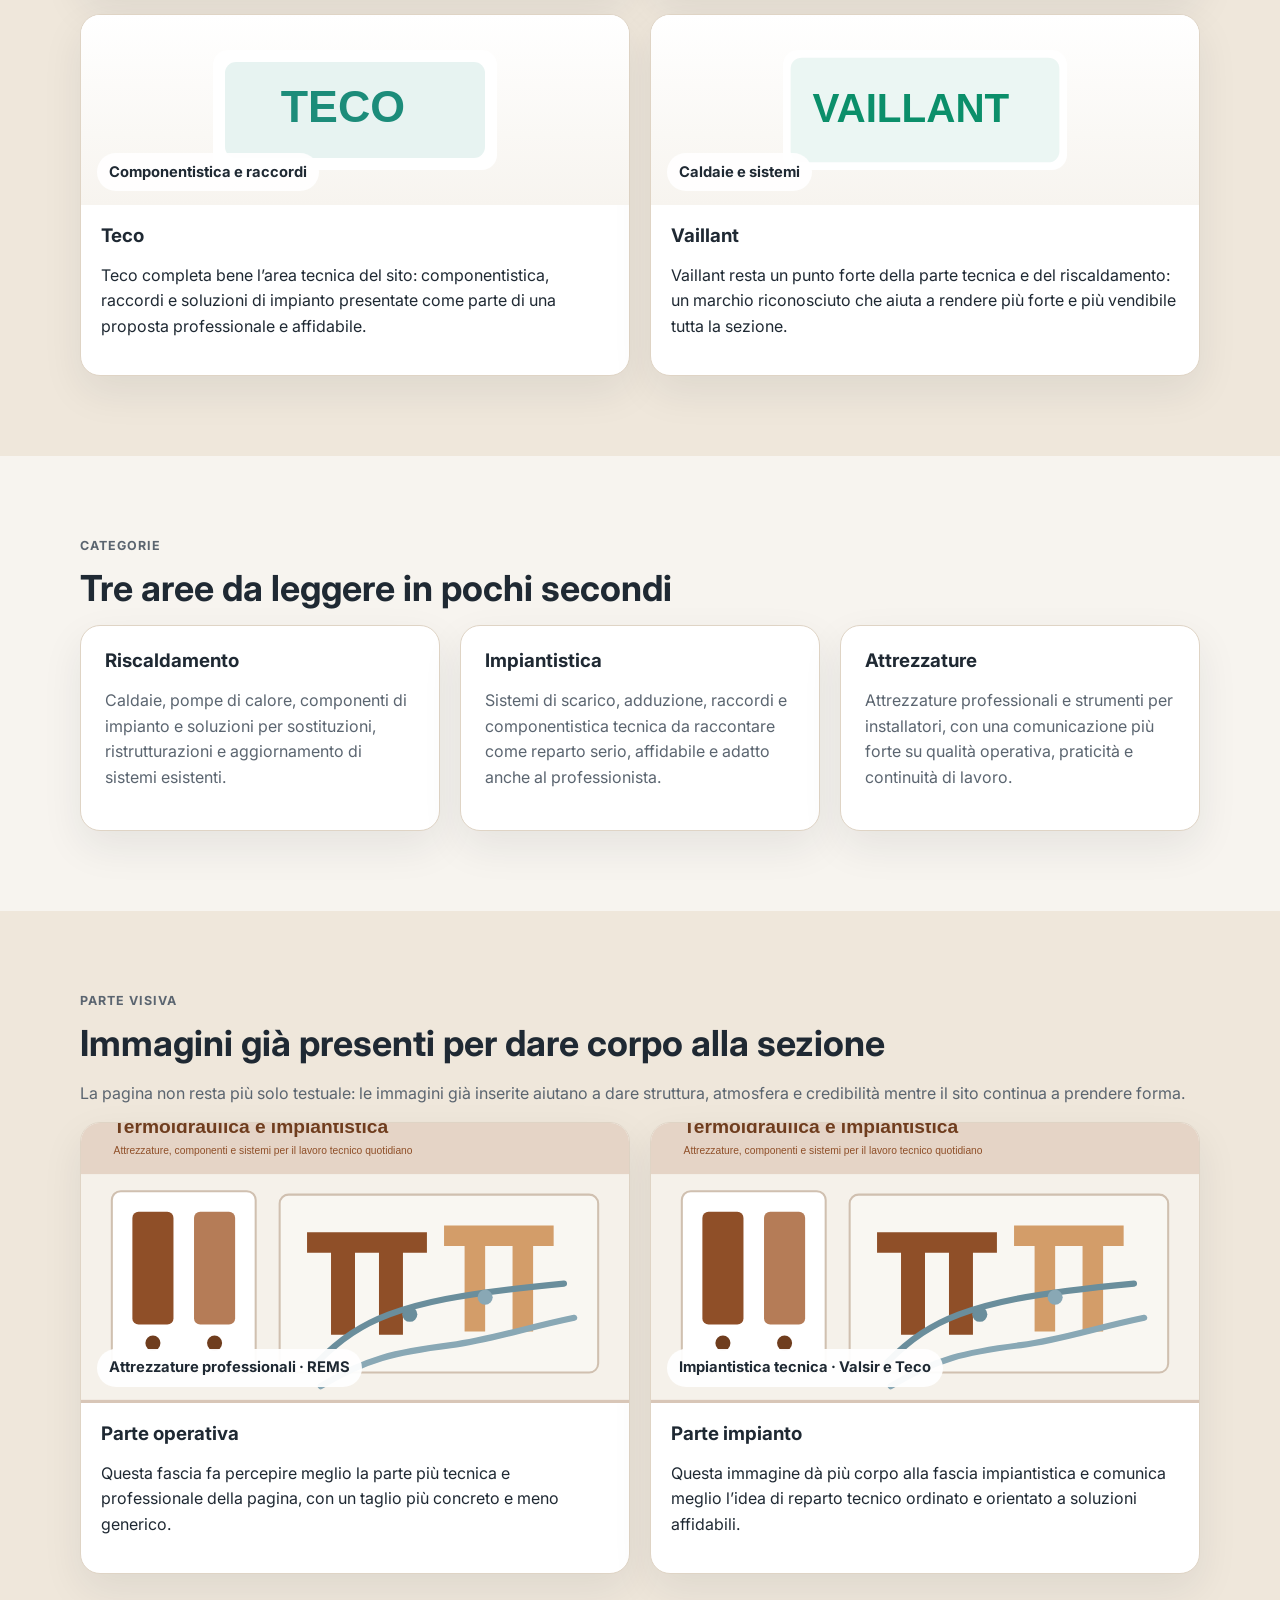
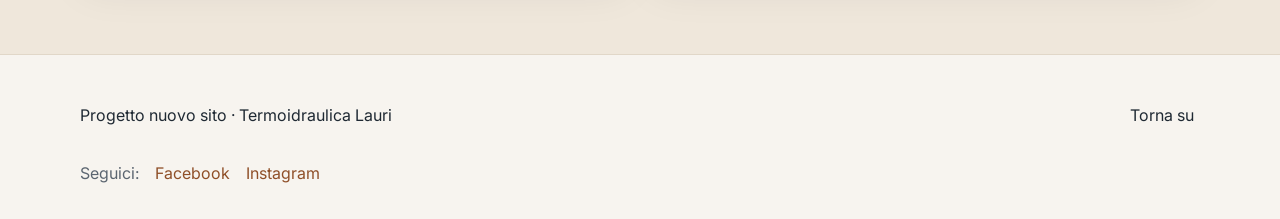
<file: termoidraulica.html>
<!DOCTYPE html>
<html lang="it">
<head>
  <meta charset="UTF-8" />
  <meta name="viewport" content="width=device-width, initial-scale=1.0" />
  <title>Termoidraulica | Termoidraulica Lauri</title>
  <meta name="description" content="Materiale tecnico, attrezzature, impiantistica e soluzioni per termoidraulica a Roma: competenza, disponibilità e marchi forti per privati e professionisti." />
  <link rel="preconnect" href="https://fonts.googleapis.com">
  <link rel="preconnect" href="https://fonts.gstatic.com" crossorigin>
  <link href="https://fonts.googleapis.com/css2?family=Inter:wght@400;500;600;700;800&display=swap" rel="stylesheet">
  <link rel="stylesheet" href="styles.css" />
</head>
<body>
  <header class="site-header">
    <div class="container header-inner">
      <a href="index.html" class="logo">Termoidraulica <span>Lauri</span></a>
      <nav class="main-nav">
        <a href="chi-siamo.html">Chi siamo</a>
        <a href="arredo-bagno.html">Arredo bagno</a>
        <a href="termoidraulica.html">Termoidraulica</a>
        <a href="professionisti.html">Professionisti</a>
        <a href="cataloghi-documenti.html">Cataloghi</a>
        <a href="contatti.html">Contatti</a>
      </nav>
      <a class="btn btn-outline" href="contatti.html">Richiedi preventivo</a>
    </div>
  </header>

  <main>
    <section class="page-hero">
      <div class="container">
        <p class="eyebrow">Termoidraulica</p>
        <h1>Materiale tecnico, impiantistica e attrezzature professionali con un supporto concreto.</h1>
        <p class="hero-text">La sezione termoidraulica del nuovo sito è costruita per essere più utile, più leggibile e più forte visivamente. Qui il cliente finale e il professionista devono trovare subito reparto tecnico, marchi riconoscibili, impiantistica, attrezzature e una percezione chiara di competenza reale.</p>
      </div>
    </section>

    <section class="section">
      <div class="container two-column-layout">
        <div>
          <h2>Una termoidraulica che deve sembrare subito utile</h2>
          <p>Termoidraulica Lauri deve raccontare questa area come un reparto vero, non come una lista generica di articoli. Chi arriva qui deve capire subito di poter trovare materiale tecnico, componentistica, impiantistica, attrezzature professionali e un interlocutore preparato capace di orientare la scelta in modo rapido e pratico.</p>
          <p>Il tono della pagina è volutamente diretto: spesso chi entra in questa sezione cerca una soluzione precisa, un marchio affidabile o un riferimento serio per il lavoro quotidiano. Per questo i contenuti sono stati resi più concreti, più ordinati e più leggibili.</p>
          <ul class="feature-list">
            <li>Sezioni ordinate e facilmente navigabili</li>
            <li>Messaggio forte per esigenze pratiche e immediate</li>
            <li>Ponte chiaro tra cliente finale e professionista</li>
          </ul>
        </div>
        <aside class="hero-card">
          <div class="stat">
            <strong>Disponibilità</strong>
            <span>Da comunicare come vantaggio competitivo quotidiano</span>
          </div>
          <div class="stat">
            <strong>Competenza tecnica</strong>
            <span>Da rendere evidente anche online con tono più solido</span>
          </div>
          <div class="stat">
            <strong>Velocità</strong>
            <span>Un valore forte per chi entra con un’esigenza urgente</span>
          </div>
        </aside>
      </div>
    </section>

    <section class="section section-alt">
      <div class="container">
        <div class="section-heading">
          <p class="eyebrow">Marchi in evidenza</p>
          <h2>Loghi più forti e lettura più immediata</h2>
          <p>In questa pagina i marchi devono parlare subito: il visitatore riconosce il brand, capisce l’area di competenza e percepisce una struttura più professionale anche a colpo d’occhio.</p>
        </div>
        <div class="visual-grid two-cols">
          <article class="visual-tile">
            <div class="visual-photo logo-panel">
              <img src="assets/logo-rems.svg" alt="Logo REMS" />
              <strong>Attrezzature professionali</strong>
            </div>
            <div class="visual-content">
              <h3>REMS</h3>
              <p>REMS entra come marchio di riferimento per attrezzature e supporto al professionista. Il messaggio qui è chiaro: strumenti affidabili, qualità operativa e continuità di lavoro.</p>
            </div>
          </article>
          <article class="visual-tile">
            <div class="visual-photo logo-panel">
              <img src="assets/official-valsir-logo.svg" alt="Logo Valsir" />
              <strong>Impiantistica</strong>
            </div>
            <div class="visual-content">
              <h3>Valsir</h3>
              <p>Valsir rafforza la sezione impiantistica con una presenza più autorevole: scarichi, adduzione, componenti tecnici e una fascia che parla direttamente a chi cerca ordine e solidità di impianto.</p>
            </div>
          </article>
          <article class="visual-tile">
            <div class="visual-photo logo-panel">
              <img src="assets/logo-teco.svg" alt="Logo Teco" />
              <strong>Componentistica e raccordi</strong>
            </div>
            <div class="visual-content">
              <h3>Teco</h3>
              <p>Teco completa bene l’area tecnica del sito: componentistica, raccordi e soluzioni di impianto presentate come parte di una proposta professionale e affidabile.</p>
            </div>
          </article>
          <article class="visual-tile">
            <div class="visual-photo logo-panel">
              <img src="assets/logo-vaillant.svg" alt="Logo Vaillant" />
              <strong>Caldaie e sistemi</strong>
            </div>
            <div class="visual-content">
              <h3>Vaillant</h3>
              <p>Vaillant resta un punto forte della parte tecnica e del riscaldamento: un marchio riconosciuto che aiuta a rendere più forte e più vendibile tutta la sezione.</p>
            </div>
          </article>
        </div>
      </div>
    </section>

    <section class="section">
      <div class="container">
        <div class="section-heading">
          <p class="eyebrow">Categorie</p>
          <h2>Tre aree da leggere in pochi secondi</h2>
        </div>
        <div class="cards three-cols">
          <article class="card">
            <h3>Riscaldamento</h3>
            <p>Caldaie, pompe di calore, componenti di impianto e soluzioni per sostituzioni, ristrutturazioni e aggiornamento di sistemi esistenti.</p>
          </article>
          <article class="card">
            <h3>Impiantistica</h3>
            <p>Sistemi di scarico, adduzione, raccordi e componentistica tecnica da raccontare come reparto serio, affidabile e adatto anche al professionista.</p>
          </article>
          <article class="card">
            <h3>Attrezzature</h3>
            <p>Attrezzature professionali e strumenti per installatori, con una comunicazione più forte su qualità operativa, praticità e continuità di lavoro.</p>
          </article>
        </div>
      </div>
    </section>

    <section class="section section-alt">
      <div class="container">
        <div class="section-heading">
          <p class="eyebrow">Parte visiva</p>
          <h2>Immagini già presenti per dare corpo alla sezione</h2>
          <p>La pagina non resta più solo testuale: le immagini già inserite aiutano a dare struttura, atmosfera e credibilità mentre il sito continua a prendere forma.</p>
        </div>
        <div class="visual-grid two-cols">
          <article class="visual-tile">
            <div class="visual-photo">
              <img src="assets/termoidraulica-impianti.svg" alt="Visual attrezzature e termoidraulica professionale" />
              <strong>Attrezzature professionali · REMS</strong>
            </div>
            <div class="visual-content">
              <h3>Parte operativa</h3>
              <p>Questa fascia fa percepire meglio la parte più tecnica e professionale della pagina, con un taglio più concreto e meno generico.</p>
            </div>
          </article>
          <article class="visual-tile">
            <div class="visual-photo">
              <img src="assets/termoidraulica-impianti.svg" alt="Visual impiantistica Valsir e Teco" />
              <strong>Impiantistica tecnica · Valsir e Teco</strong>
            </div>
            <div class="visual-content">
              <h3>Parte impianto</h3>
              <p>Questa immagine dà più corpo alla fascia impiantistica e comunica meglio l’idea di reparto tecnico ordinato e orientato a soluzioni affidabili.</p>
            </div>
          </article>
        </div>
      </div>
    </section>
  </main>

  <footer class="site-footer">
    <div class="container footer-stack">
      <div class="footer-inner">
        <p>Progetto nuovo sito · Termoidraulica Lauri</p>
        <button id="backToTop" class="link-button">Torna su</button>
      </div>
      <div class="footer-social">
        <span>Seguici:</span>
        <a href="https://www.facebook.com/termoidraulicalauri/" target="_blank" rel="noopener noreferrer">Facebook</a>
        <a href="https://www.instagram.com/termoidraulica.lauri?igsh=eTVkcmFqdTVhcHlj" target="_blank" rel="noopener noreferrer">Instagram</a>
      </div>
    </div>
  </footer>

  <script src="script.js"></script>
</body>
</html>
</file>
<file: styles.css>
:root {
  --bg: #f7f4ef;
  --surface: #ffffff;
  --surface-alt: #efe7db;
  --text: #1f2933;
  --muted: #5b6570;
  --primary: #8f4f28;
  --primary-dark: #6f3d1e;
  --border: #dfd4c5;
  --shadow: 0 16px 40px rgba(31, 41, 51, 0.08);
  --radius: 20px;
}

* {
  box-sizing: border-box;
}

html {
  scroll-behavior: smooth;
}

body {
  margin: 0;
  font-family: 'Inter', sans-serif;
  color: var(--text);
  background: var(--bg);
  line-height: 1.6;
}

img {
  max-width: 100%;
}

.container {
  width: min(1120px, calc(100% - 2rem));
  margin: 0 auto;
}

.narrow {
  width: min(820px, calc(100% - 2rem));
}

.site-header {
  position: sticky;
  top: 0;
  z-index: 20;
  background: rgba(247, 244, 239, 0.88);
  backdrop-filter: blur(10px);
  border-bottom: 1px solid rgba(223, 212, 197, 0.8);
}

.site-header .btn-outline {
  display: none;
}

.header-inner,
.footer-inner {
  display: flex;
  align-items: center;
  justify-content: space-between;
  gap: 1rem;
  padding: 1rem 0;
}

.footer-stack {
  padding: 1rem 0;
}

.logo {
  text-decoration: none;
  color: var(--text);
  font-weight: 800;
  font-size: 1.15rem;
}

.logo span {
  color: var(--primary);
}

.main-nav {
  display: flex;
  gap: 1rem;
  flex-wrap: wrap;
}

.main-nav a,
.link-button,
.text-link,
.social-inline a,
.social-links a,
.footer-social a {
  color: var(--text);
  text-decoration: none;
  font-weight: 500;
  background: none;
  border: 0;
  cursor: pointer;
  font: inherit;
}

.text-link,
.social-inline a,
.social-links a,
.footer-social a {
  color: var(--primary);
}

.hero,
.section,
.page-hero {
  padding: 5rem 0;
}

.page-hero {
  padding-bottom: 2rem;
}

.section-alt {
  background: var(--surface-alt);
}

.hero-grid,
.contact-grid,
.two-column-layout {
  display: grid;
  grid-template-columns: 1.4fr 1fr;
  gap: 2rem;
  align-items: start;
}

.eyebrow {
  margin: 0 0 0.75rem;
  text-transform: uppercase;
  letter-spacing: 0.08em;
  font-size: 0.78rem;
  font-weight: 700;
  color: var(--primary);
}

h1,
h2,
h3 {
  line-height: 1.15;
  margin: 0 0 1rem;
}

h1 {
  font-size: clamp(2.2rem, 4vw, 4.4rem);
}

h2 {
  font-size: clamp(1.8rem, 2.8vw, 3rem);
}

.hero-text,
.section-heading p,
.card p,
.step p,
.contact-section p,
.faq-list p,
.two-column-layout p,
.feature-list,
.social-inline span,
.footer-social span,
.helper-text,
.edit-note {
  color: var(--muted);
}

.hero-actions,
.hero-points,
.social-inline {
  margin-top: 1.5rem;
}

.hero-actions {
  display: flex;
  gap: 1rem;
  flex-wrap: wrap;
}

.hero-points,
.feature-list,
.contact-list,
.brand-list {
  padding-left: 1.1rem;
}

.hero-card,
.card,
.contact-card,
.social-box,
.edit-box,
.visual-tile {
  background: var(--surface);
  border: 1px solid var(--border);
  border-radius: var(--radius);
  box-shadow: var(--shadow);
}

.hero-card,
.social-box,
.edit-box {
  padding: 1.5rem;
}

.stat + .stat {
  margin-top: 1rem;
  padding-top: 1rem;
  border-top: 1px solid var(--border);
}

.stat strong {
  display: block;
  font-size: 1.5rem;
  margin-bottom: 0.25rem;
}

.cards,
.visual-grid {
  display: grid;
  gap: 1.25rem;
}

.three-cols {
  grid-template-columns: repeat(3, 1fr);
}

.two-cols,
.visual-grid.two-cols {
  grid-template-columns: repeat(2, 1fr);
}

.card {
  padding: 1.5rem;
}

.visual-tile {
  overflow: hidden;
}

.visual-photo {
  min-height: 220px;
  padding: 1.25rem;
  display: flex;
  align-items: flex-end;
  justify-content: flex-start;
  background: linear-gradient(135deg, rgba(143,79,40,0.16), rgba(31,41,51,0.08));
  position: relative;
}

.visual-photo img {
  display: block;
  width: calc(100% + 2.5rem);
  margin: -1.25rem;
  max-width: none;
  height: 280px;
  object-fit: cover;
}

.visual-photo.logo-panel {
  min-height: 190px;
  align-items: center;
  justify-content: center;
  background: linear-gradient(180deg, #ffffff, #f7f4ef);
}

.visual-photo.logo-panel img {
  width: calc(100% - 2rem);
  max-width: 320px;
  margin: 0;
  height: 120px;
  object-fit: contain;
}

.visual-photo.logo-panel strong {
  bottom: 0.85rem;
}

.visual-photo strong {
  display: inline-block;
  background: rgba(255,255,255,0.94);
  color: var(--text);
  padding: 0.45rem 0.75rem;
  border-radius: 999px;
  font-size: 0.92rem;
  position: absolute;
  left: 1rem;
  bottom: 1rem;
  z-index: 2;
}

.visual-content {
  padding: 1.25rem;
}

.brand-chip-row {
  display: flex;
  gap: 0.75rem;
  flex-wrap: wrap;
  margin-top: 1rem;
}

.brand-chip {
  display: inline-flex;
  align-items: center;
  padding: 0.55rem 0.9rem;
  border-radius: 999px;
  background: rgba(143, 79, 40, 0.08);
  border: 1px solid rgba(143, 79, 40, 0.18);
  color: var(--primary-dark);
  font-weight: 700;
  font-size: 0.9rem;
}

.edit-box {
  border-style: dashed;
}

.edit-box strong {
  display: block;
  margin-bottom: 0.35rem;
}

.timeline {
  display: grid;
  gap: 1rem;
}

.step {
  display: grid;
  grid-template-columns: 56px 1fr;
  gap: 1rem;
  background: var(--surface);
  border: 1px solid var(--border);
  border-radius: var(--radius);
  padding: 1.25rem;
}

.step span {
  width: 56px;
  height: 56px;
  display: grid;
  place-items: center;
  border-radius: 999px;
  background: rgba(143, 79, 40, 0.12);
  color: var(--primary);
  font-weight: 800;
}

.faq-list {
  display: grid;
  gap: 1rem;
}

.faq-list details {
  background: var(--surface);
  border: 1px solid var(--border);
  border-radius: 16px;
  padding: 1rem 1.25rem;
}

.faq-list summary {
  cursor: pointer;
  font-weight: 600;
}

.contact-card {
  padding: 1.5rem;
  display: grid;
  gap: 1rem;
}

.social-inline,
.social-links,
.footer-social {
  display: flex;
  gap: 1rem;
  flex-wrap: wrap;
  align-items: center;
}

.btn {
  display: inline-flex;
  justify-content: center;
  align-items: center;
  gap: 0.5rem;
  padding: 0.95rem 1.3rem;
  border-radius: 999px;
  text-decoration: none;
  font-weight: 700;
  border: 1px solid transparent;
  transition: 0.2s ease;
}

.btn:hover {
  transform: translateY(-1px);
}

.btn-full {
  width: 100%;
}

.btn-primary {
  background: var(--primary);
  color: white;
}

.btn-primary:hover {
  background: var(--primary-dark);
}

.btn-secondary,
.btn-outline {
  border-color: var(--border);
  color: var(--text);
  background: transparent;
}

.site-footer {
  border-top: 1px solid rgba(223, 212, 197, 0.9);
  padding-bottom: 1rem;
}

@media (max-width: 900px) {
  .hero-grid,
  .contact-grid,
  .three-cols,
  .two-cols,
  .two-column-layout,
  .visual-grid.two-cols {
    grid-template-columns: 1fr;
  }

  .header-inner {
    flex-wrap: wrap;
  }

  .main-nav {
    width: 100%;
    flex-wrap: wrap;
  }
}

@media (max-width: 640px) {
  .hero,
  .section,
  .page-hero {
    padding: 3.5rem 0;
  }

  .hero-actions {
    flex-direction: column;
  }

  .btn,
  .btn-full {
    width: 100%;
  }

  .visual-photo img {
    height: 220px;
  }

  .visual-photo.logo-panel img {
    height: 90px;
  }
}
</file>
